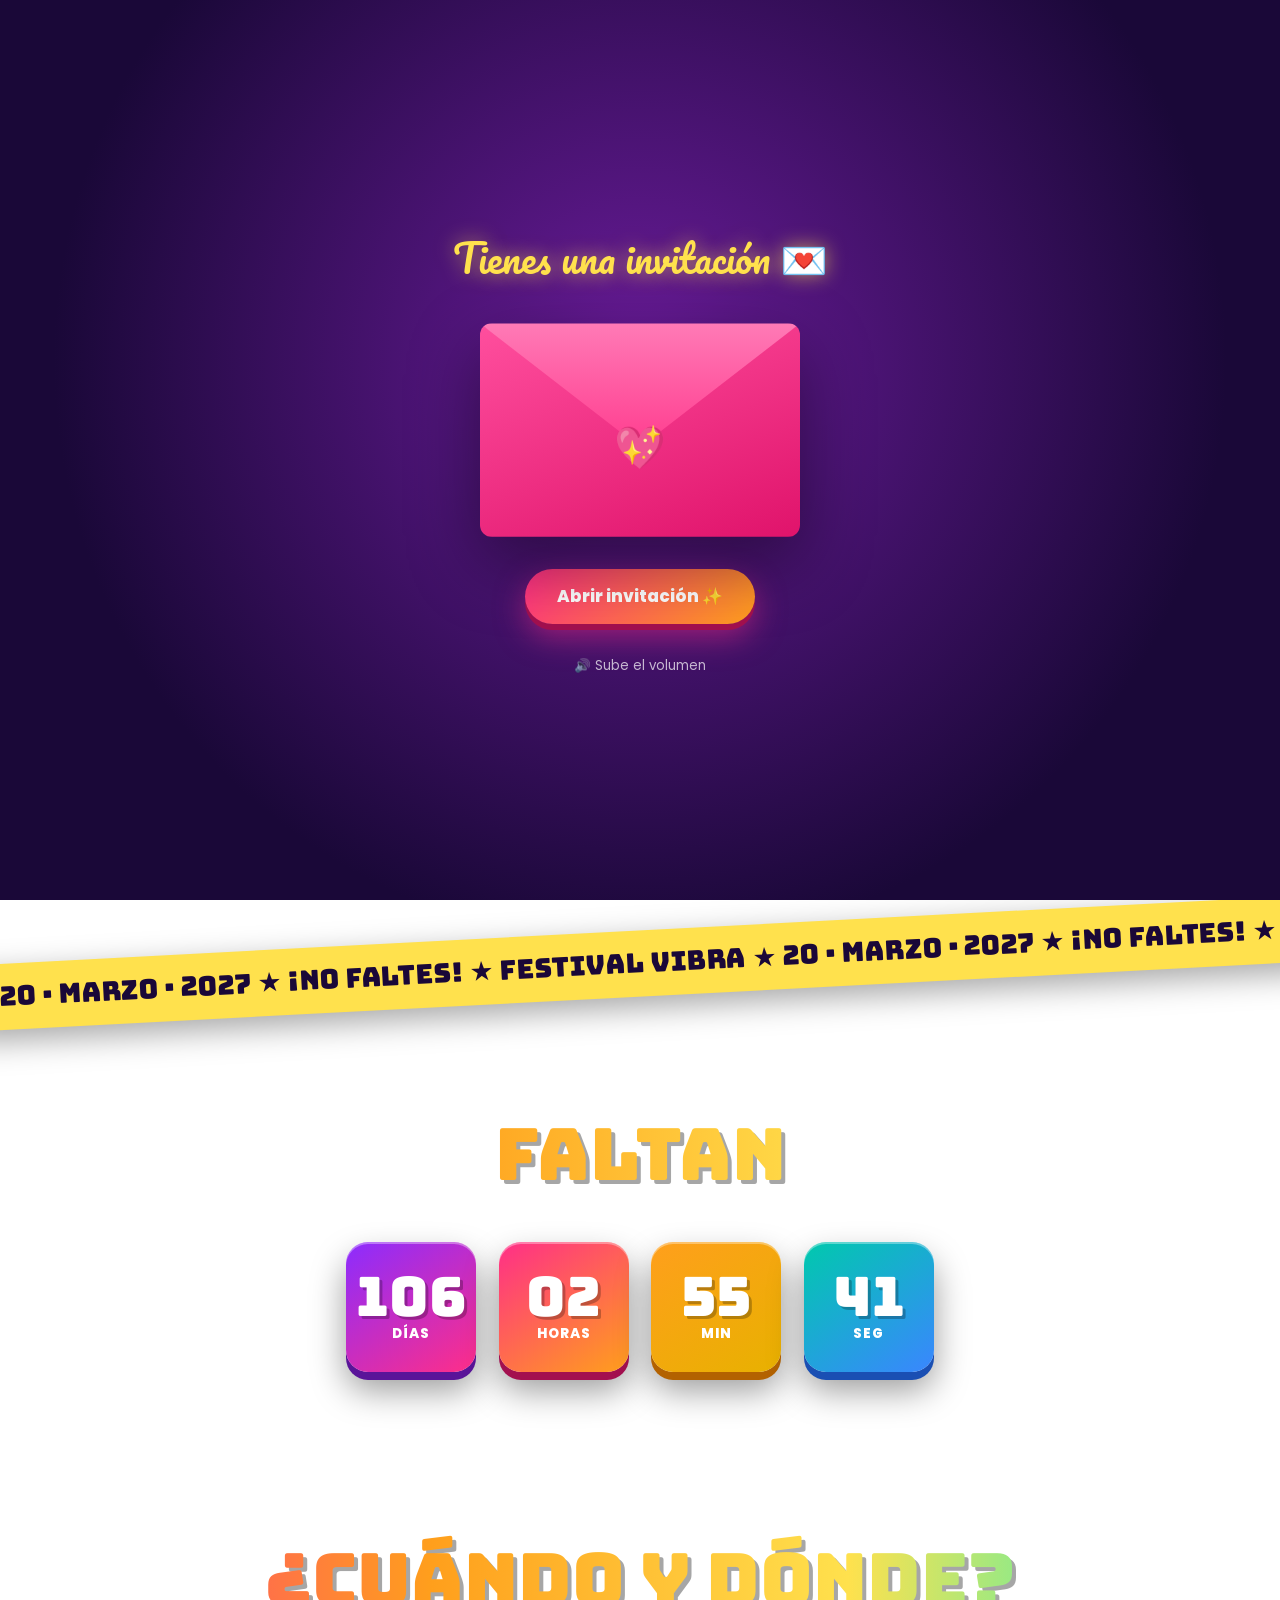
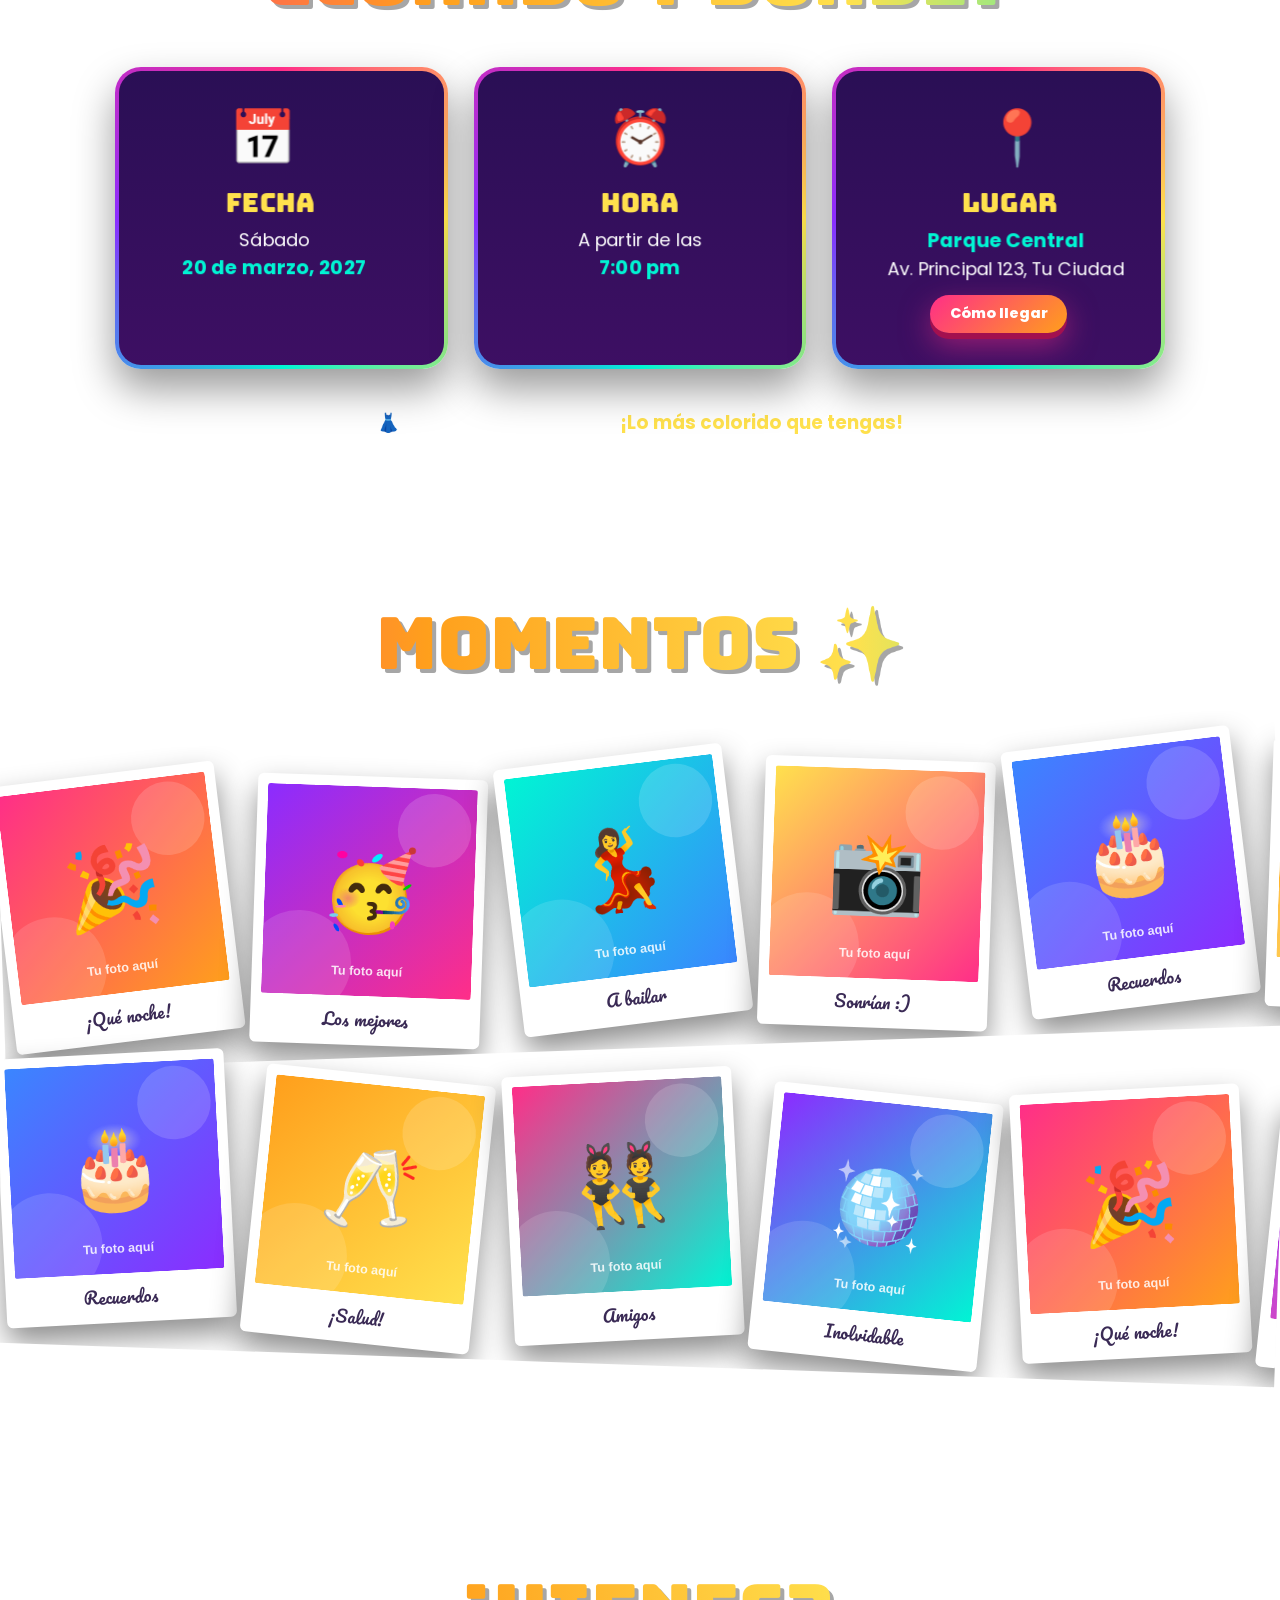
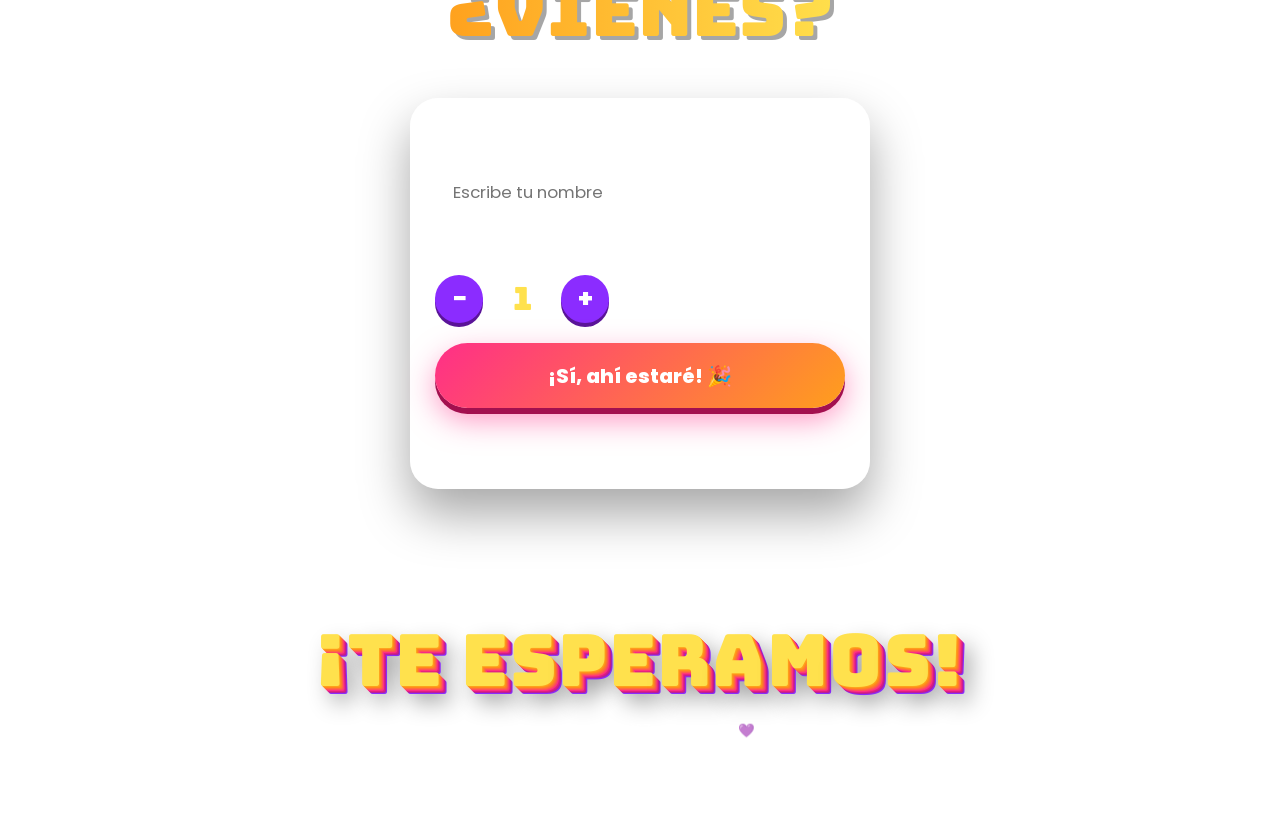
<file: index.html>
<!DOCTYPE html>
<html lang="es">
<head>
  <meta charset="UTF-8" />
  <meta name="viewport" content="width=device-width, initial-scale=1.0" />
  <title>Festival Vibra · Invitación</title>
  <meta name="description" content="¡Estás invitad@ al Festival Vibra! Sábado 20 de marzo de 2027." />
  <meta name="theme-color" content="#2a0b4d" />
  <link rel="preconnect" href="https://fonts.googleapis.com" />
  <link rel="preconnect" href="https://fonts.gstatic.com" crossorigin />
  <link href="https://fonts.googleapis.com/css2?family=Bungee&family=Pacifico&family=Poppins:wght@400;600;800&display=swap" rel="stylesheet" />
  <link rel="stylesheet" href="styles.css" />
</head>
<body class="bloqueado">

  <!-- ===== Pantalla de entrada: sobre que se abre ===== -->
  <div id="intro" class="intro">
    <p class="intro-texto">Tienes una invitación 💌</p>
    <div class="sobre" id="sobre" role="button" tabindex="0" aria-label="Abrir invitación">
      <div class="carta"><span>20·03·27</span></div>
      <div class="frente"></div>
      <div class="solapa"></div>
      <div class="sello">💖</div>
    </div>
    <button class="btn" id="abrir">Abrir invitación ✨</button>
    <small class="intro-nota">🔊 Sube el volumen</small>
  </div>

  <!-- Fondo 3D -->
  <canvas id="fondo3d" aria-hidden="true"></canvas>
  <div id="flotantes" aria-hidden="true"></div>

  <!-- Botón de música -->
  <button id="musica" class="musica" aria-label="Pausar o reproducir música">
    <span class="eq"><i></i><i></i><i></i><i></i></span>
  </button>

  <main>
    <!-- ===== Portada ===== -->
    <section class="hero">
      <p class="pre reveal">Te invitamos al</p>
      <h1 class="titulo3d" data-ola>FESTIVAL</h1>
      <p class="neon">Vibra</p>
      <p class="chips reveal">
        <span>🎶 Música</span><span>💃 Baile</span><span>🎁 Sorpresas</span>
      </p>
      <a href="#cuenta" class="bajar" aria-label="Ver más">⌄</a>
    </section>

    <!-- Banda que se mueve -->
    <div class="banda" aria-hidden="true">
      <div class="banda-track">
        <span>★ 20 · MARZO · 2027 ★ ¡NO FALTES! ★ FESTIVAL VIBRA ★ 20 · MARZO · 2027 ★ ¡NO FALTES! ★ FESTIVAL VIBRA&nbsp;</span>
        <span>★ 20 · MARZO · 2027 ★ ¡NO FALTES! ★ FESTIVAL VIBRA ★ 20 · MARZO · 2027 ★ ¡NO FALTES! ★ FESTIVAL VIBRA&nbsp;</span>
      </div>
    </div>

    <!-- ===== Cuenta regresiva ===== -->
    <section id="cuenta" class="seccion">
      <h2 class="titulo-seccion reveal">Faltan</h2>
      <div class="cuenta" id="cuenta-reg">
        <div class="cubo reveal"><b id="dias">00</b><small>días</small></div>
        <div class="cubo reveal"><b id="horas">00</b><small>horas</small></div>
        <div class="cubo reveal"><b id="minutos">00</b><small>min</small></div>
        <div class="cubo reveal"><b id="segundos">00</b><small>seg</small></div>
      </div>
    </section>

    <!-- ===== Detalles ===== -->
    <section class="seccion">
      <h2 class="titulo-seccion reveal">¿Cuándo y dónde?</h2>
      <div class="detalles">
        <article class="tarjeta tilt reveal">
          <div class="emoji">📅</div>
          <h3>Fecha</h3>
          <p>Sábado<br /><strong>20 de marzo, 2027</strong></p>
        </article>
        <article class="tarjeta tilt reveal">
          <div class="emoji">⏰</div>
          <h3>Hora</h3>
          <p>A partir de las<br /><strong>7:00 pm</strong></p>
        </article>
        <article class="tarjeta tilt reveal">
          <div class="emoji">📍</div>
          <h3>Lugar</h3>
          <p><strong>Parque Central</strong><br />Av. Principal 123, Tu Ciudad</p>
          <a class="btn btn-mini" target="_blank" rel="noopener"
             href="https://www.google.com/maps/search/?api=1&query=Parque+Central">Cómo llegar</a>
        </article>
      </div>
      <p class="vestimenta reveal">👗 Código de vestimenta: <strong>¡Lo más colorido que tengas!</strong></p>
    </section>

    <!-- ===== Carril de fotos ===== -->
    <section class="seccion fotos-seccion">
      <h2 class="titulo-seccion reveal">Momentos ✨</h2>
      <div class="carril"><div class="carril-track" id="carril1"></div></div>
      <div class="carril reverso"><div class="carril-track" id="carril2"></div></div>
      <p class="pista">Toca una foto para verla en grande</p>
    </section>

    <!-- ===== Confirmación ===== -->
    <section id="confirmar" class="seccion">
      <h2 class="titulo-seccion reveal">¿Vienes?</h2>
      <form id="rsvp" class="rsvp tilt-suave reveal" novalidate>
        <label>Tu nombre
          <input type="text" name="nombre" required placeholder="Escribe tu nombre" autocomplete="name" />
        </label>
        <label>¿Cuántos vienen?
          <div class="contador">
            <button type="button" data-paso="-1" aria-label="Menos">−</button>
            <output name="personas" id="personas">1</output>
            <button type="button" data-paso="1" aria-label="Más">+</button>
          </div>
        </label>
        <button type="submit" class="btn btn-grande">¡Sí, ahí estaré! 🎉</button>
        <p class="msg" id="msg" role="status"></p>
      </form>
    </section>

    <footer class="pie">
      <p class="titulo3d chico" data-ola>¡TE ESPERAMOS!</p>
      <small>Festival Vibra 2027 · Hecho con 💜</small>
    </footer>
  </main>

  <!-- Visor de fotos -->
  <div id="visor" class="visor" hidden>
    <button class="cerrar" aria-label="Cerrar">✕</button>
    <img alt="" />
    <p></p>
  </div>

  <script src="lib/three.min.js"></script>
  <script src="script.js"></script>
</body>
</html>
</file>
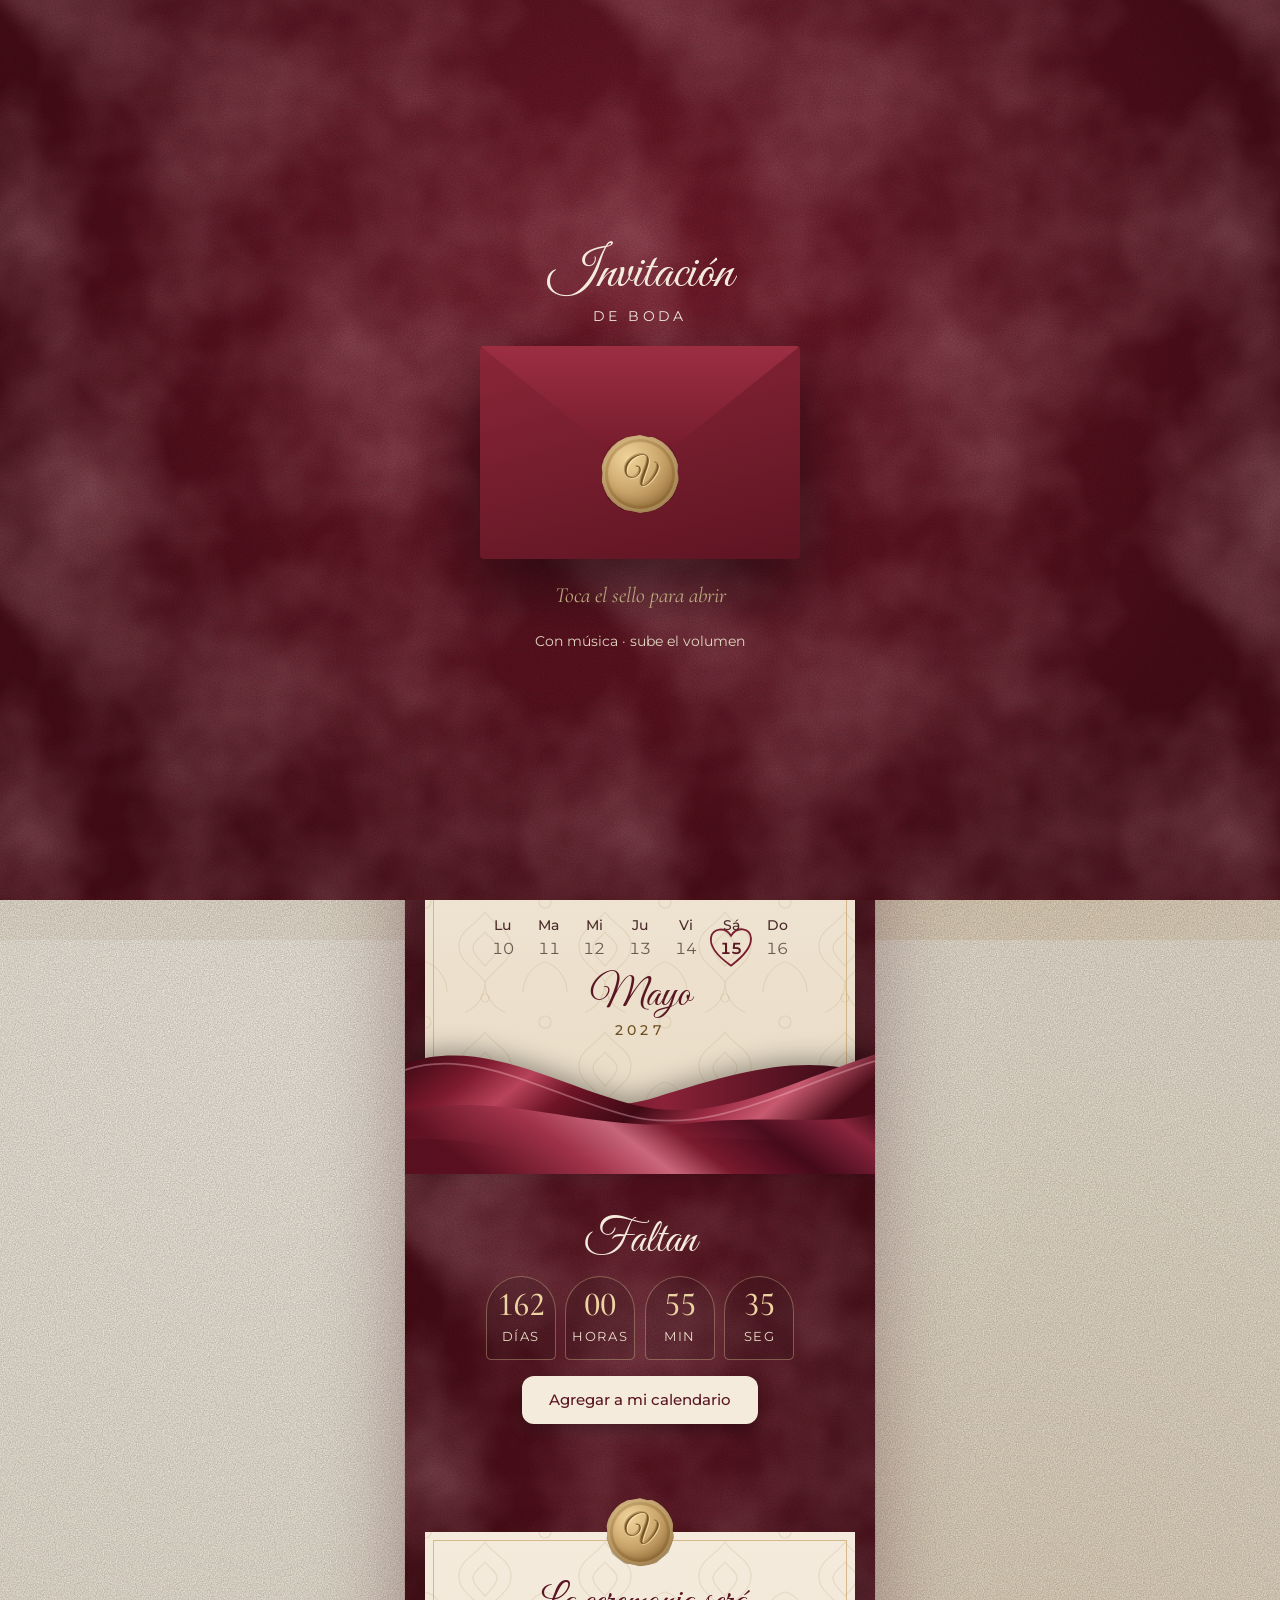
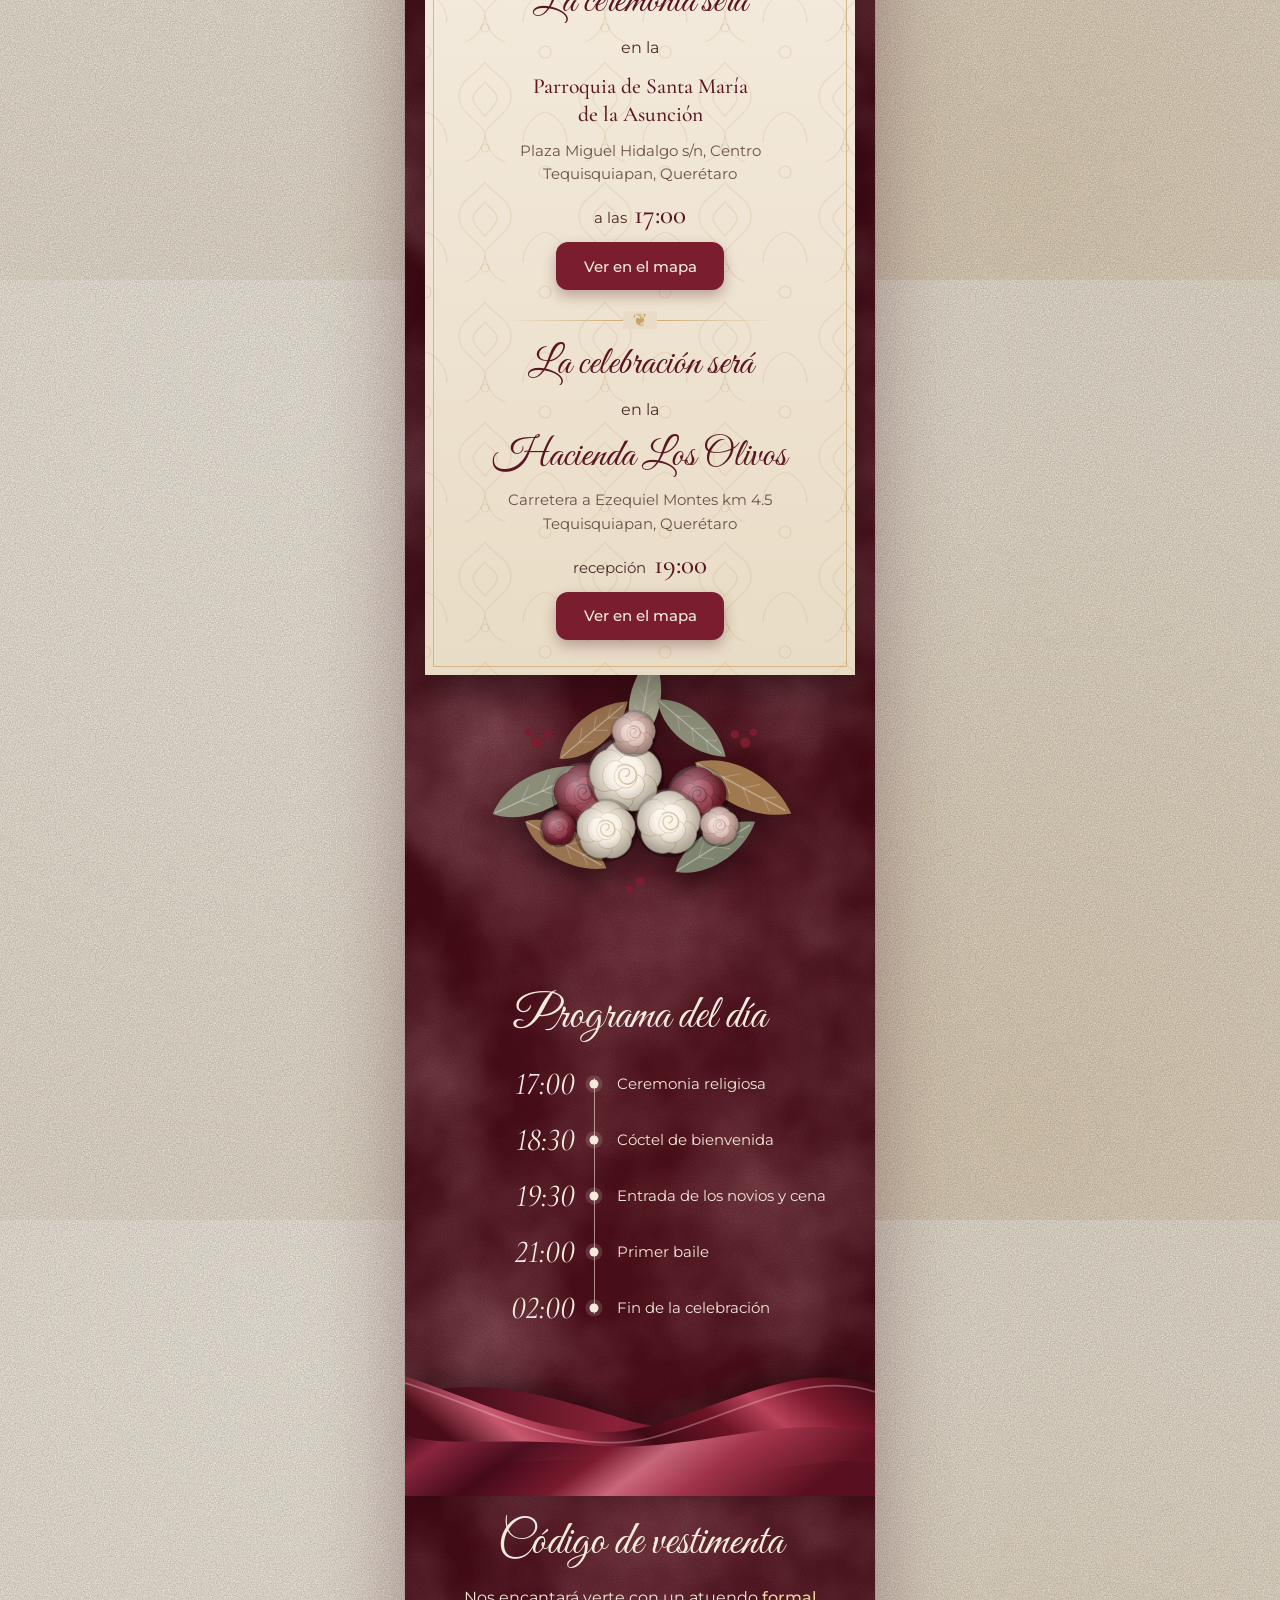
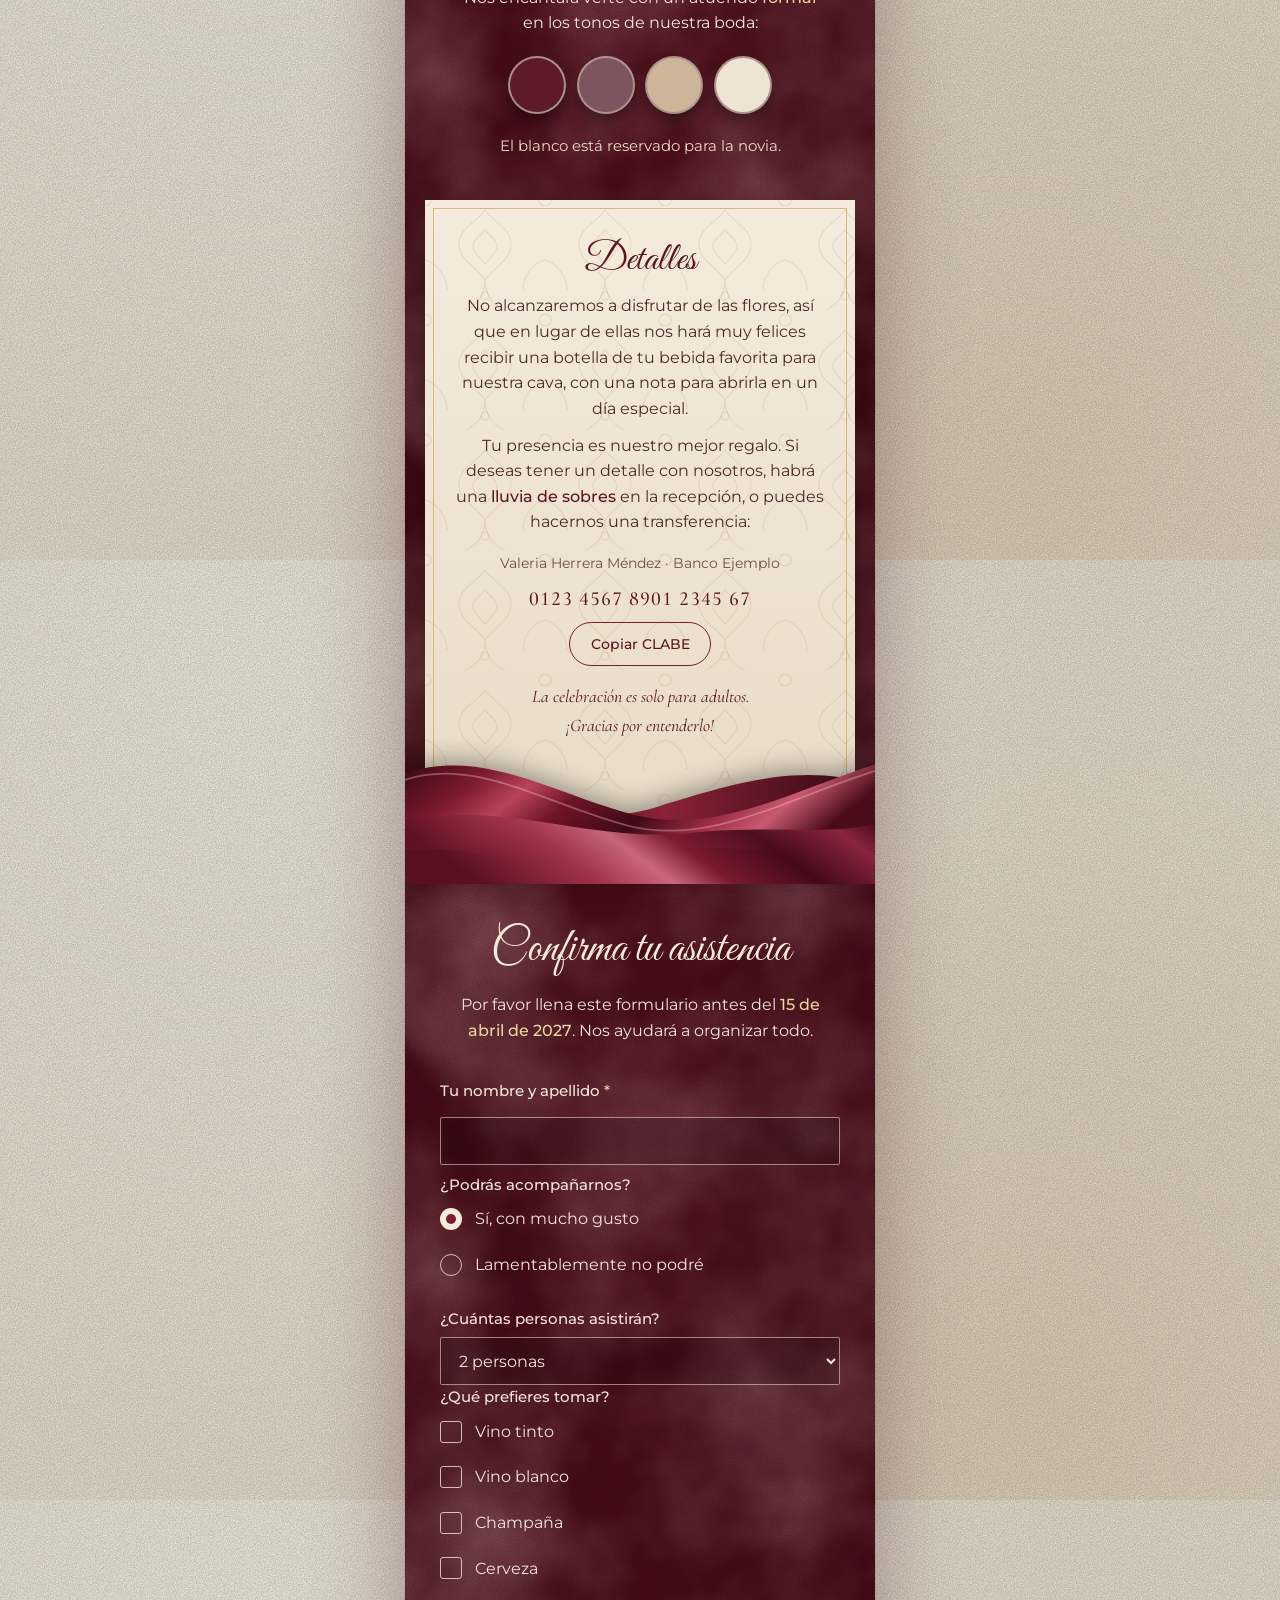
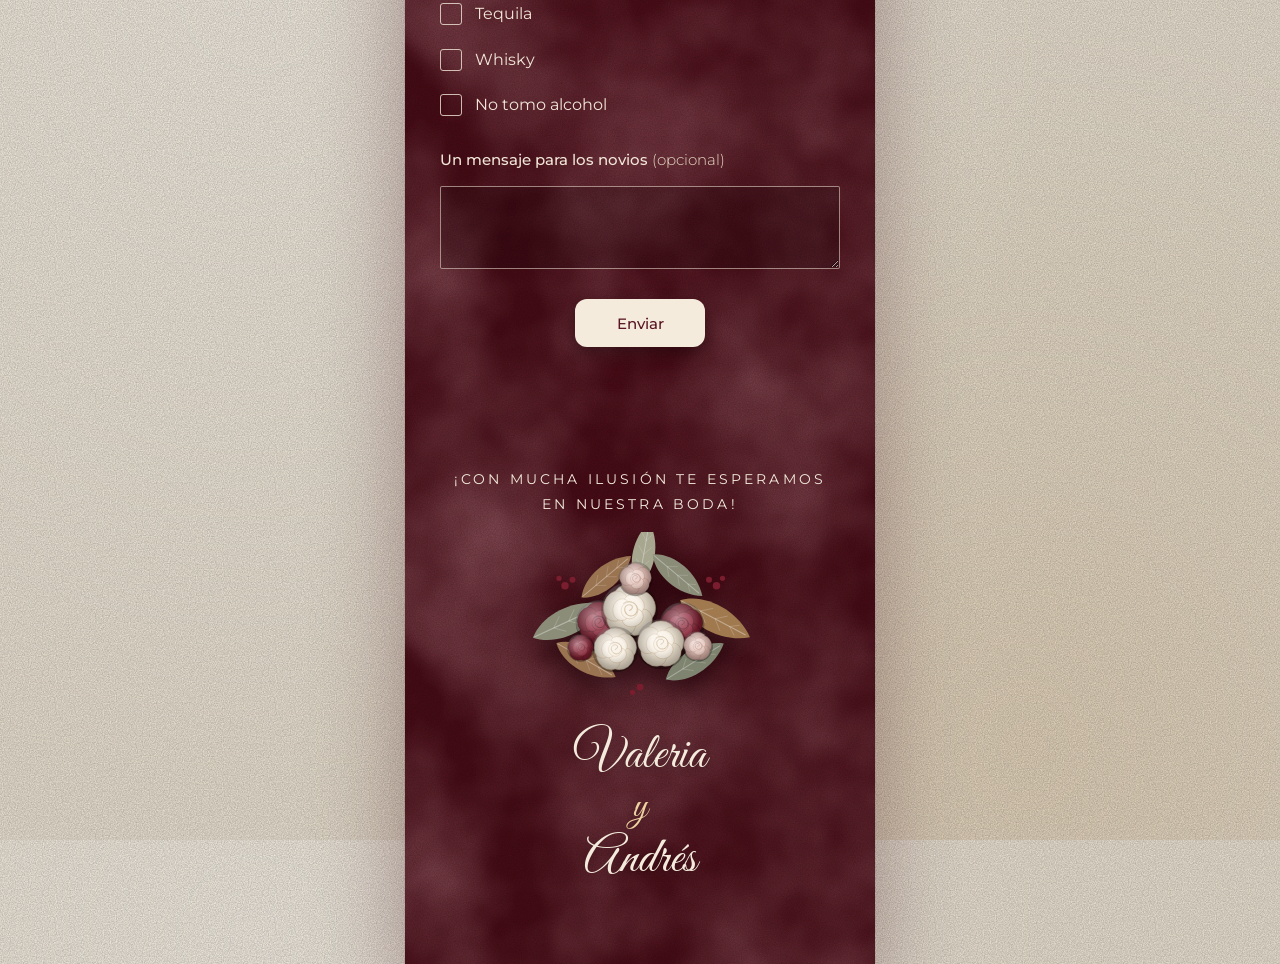
<file: boda/index.html>
<!DOCTYPE html>
<html lang="es">
<head>
  <meta charset="UTF-8" />
  <meta name="viewport" content="width=device-width, initial-scale=1.0, viewport-fit=cover" />
  <title>Boda Valeria y Andrés</title>
  <meta name="description" content="Valeria y Andrés se casan el 15 de mayo de 2027. ¡Acompáñanos!" />
  <meta name="theme-color" content="#4a0c17" />
  <link rel="preconnect" href="https://fonts.googleapis.com" />
  <link rel="preconnect" href="https://fonts.gstatic.com" crossorigin />
  <link href="https://fonts.googleapis.com/css2?family=Cormorant+Garamond:ital,wght@0,400;0,500;1,400;1,500&family=Great+Vibes&family=Montserrat:wght@300;400;500&display=swap" rel="stylesheet" />
  <link rel="stylesheet" href="styles.css" />
</head>
<body class="bloqueado">

  <!-- ===== Dibujos reutilizables: rosas, hojas, tela de satín ===== -->
  <svg width="0" height="0" style="position:absolute" aria-hidden="true">
    <defs>
      <radialGradient id="sombra-rosa" cx="50%" cy="45%" r="55%">
        <stop offset="0.35" stop-color="#000" stop-opacity="0" />
        <stop offset="1" stop-color="#000" stop-opacity="0.35" />
      </radialGradient>
      <radialGradient id="brillo-rosa" cx="40%" cy="35%" r="50%">
        <stop offset="0" stop-color="#fff" stop-opacity="0.45" />
        <stop offset="1" stop-color="#fff" stop-opacity="0" />
      </radialGradient>
      <linearGradient id="satin1" x1="0" y1="0" x2="1" y2="0.25">
        <stop offset="0" stop-color="#3a0812" />
        <stop offset="0.18" stop-color="#7d1a2e" />
        <stop offset="0.3" stop-color="#b8435a" />
        <stop offset="0.42" stop-color="#6e1426" />
        <stop offset="0.6" stop-color="#3f0a15" />
        <stop offset="0.75" stop-color="#9c2c44" />
        <stop offset="0.86" stop-color="#c85a70" />
        <stop offset="1" stop-color="#4a0c18" />
      </linearGradient>
      <linearGradient id="satin2" x1="0" y1="0.2" x2="1" y2="0">
        <stop offset="0" stop-color="#5c1020" />
        <stop offset="0.25" stop-color="#a5354d" />
        <stop offset="0.4" stop-color="#d16d82" />
        <stop offset="0.52" stop-color="#7a1a2d" />
        <stop offset="0.7" stop-color="#43091a" />
        <stop offset="0.88" stop-color="#8f2740" />
        <stop offset="1" stop-color="#3a0812" />
      </linearGradient>
      <linearGradient id="satin3" x1="0" y1="0" x2="1" y2="0">
        <stop offset="0" stop-color="#2c0610" />
        <stop offset="0.35" stop-color="#5e1222" />
        <stop offset="0.55" stop-color="#8a2238" />
        <stop offset="1" stop-color="#2f0710" />
      </linearGradient>
    </defs>

    <symbol id="rosa" viewBox="-50 -50 100 100">
      <g fill="var(--p1)" stroke="var(--p3)" stroke-width="0.8">
        <ellipse cx="0" cy="-22" rx="24" ry="19" transform="rotate(0)" />
        <ellipse cx="0" cy="-22" rx="24" ry="19" transform="rotate(72)" />
        <ellipse cx="0" cy="-22" rx="24" ry="19" transform="rotate(144)" />
        <ellipse cx="0" cy="-22" rx="24" ry="19" transform="rotate(216)" />
        <ellipse cx="0" cy="-22" rx="24" ry="19" transform="rotate(288)" />
      </g>
      <g fill="var(--p2)" stroke="var(--p3)" stroke-width="0.8">
        <ellipse cx="0" cy="-12" rx="17" ry="14" transform="rotate(36)" />
        <ellipse cx="0" cy="-12" rx="17" ry="14" transform="rotate(156)" />
        <ellipse cx="0" cy="-12" rx="17" ry="14" transform="rotate(276)" />
        <circle r="13" />
      </g>
      <path d="M0 0 C 6 -2, 6 -9, 0 -9 C -8 -9, -10 0, -4 6 C 3 12, 13 6, 12 -3 C 11 -13, -2 -17, -9 -11" fill="none" stroke="var(--p3)" stroke-width="1.6" stroke-linecap="round" />
      <circle r="44" fill="url(#sombra-rosa)" />
      <circle r="44" fill="url(#brillo-rosa)" />
    </symbol>

    <symbol id="hoja" viewBox="0 0 100 40">
      <path d="M2 20 C 25 -2, 70 -2, 98 20 C 70 42, 25 42, 2 20 Z" fill="var(--h, #8b8d78)" />
      <path d="M4 20 H 92" stroke="rgba(255,255,255,0.35)" stroke-width="1.4" />
      <path d="M30 20 L 42 10 M50 20 L 62 10 M30 20 L 42 30 M50 20 L 62 30 M70 20 L 80 13 M70 20 L 80 27" stroke="rgba(255,255,255,0.22)" stroke-width="1" />
    </symbol>

    <symbol id="ramo" viewBox="0 0 320 230">
      <g>
        <use href="#hoja" x="10" y="95" width="110" height="44" transform="rotate(-25 65 117)" style="--h:#8b8d78" />
        <use href="#hoja" x="205" y="92" width="110" height="44" transform="rotate(28 260 114)" style="--h:#a0794f" />
        <use href="#hoja" x="40" y="150" width="96" height="38" transform="rotate(30 88 169)" style="--h:#9a7350" />
        <use href="#hoja" x="185" y="152" width="96" height="38" transform="rotate(-32 233 171)" style="--h:#7f8470" />
        <use href="#hoja" x="120" y="10" width="90" height="36" transform="rotate(-80 165 28)" style="--h:#a7a68f" />
        <use href="#hoja" x="70" y="40" width="90" height="36" transform="rotate(-40 115 58)" style="--h:#9a7350" />
        <use href="#hoja" x="165" y="38" width="90" height="36" transform="rotate(40 210 56)" style="--h:#8b8d78" />
      </g>
      <g fill="#7a1d2e">
        <circle cx="60" cy="70" r="5" /><circle cx="70" cy="62" r="4" /><circle cx="52" cy="60" r="3.5" />
        <circle cx="262" cy="70" r="5" /><circle cx="252" cy="62" r="4" /><circle cx="270" cy="60" r="3.5" />
        <circle cx="160" cy="205" r="4.5" /><circle cx="150" cy="212" r="3.5" />
      </g>
      <use href="#rosa" x="70" y="85" width="70" height="70" class="rosa-vino" />
      <use href="#rosa" x="182" y="88" width="68" height="68" class="rosa-vino" />
      <use href="#rosa" x="103" y="60" width="86" height="86" class="rosa-crema" />
      <use href="#rosa" x="150" y="110" width="76" height="76" class="rosa-crema" />
      <use href="#rosa" x="92" y="120" width="70" height="70" class="rosa-crema" />
      <use href="#rosa" x="128" y="35" width="52" height="52" class="rosa-rubor" />
      <use href="#rosa" x="214" y="128" width="46" height="46" class="rosa-rubor" />
      <use href="#rosa" x="60" y="132" width="42" height="42" class="rosa-vino" />
    </symbol>

    <symbol id="tela" viewBox="0 0 400 170" preserveAspectRatio="none">
      <path fill="url(#satin3)" d="M0 70 C 70 30, 130 120, 210 80 S 340 30, 400 60 L 400 170 L 0 170 Z">
        <animate attributeName="d" dur="9s" repeatCount="indefinite"
          values="M0 70 C 70 30, 130 120, 210 80 S 340 30, 400 60 L 400 170 L 0 170 Z;
                  M0 62 C 80 40, 140 110, 215 88 S 330 40, 400 52 L 400 170 L 0 170 Z;
                  M0 70 C 70 30, 130 120, 210 80 S 340 30, 400 60 L 400 170 L 0 170 Z" />
      </path>
      <path fill="url(#satin1)" d="M0 40 C 60 10, 120 70, 190 95 C 260 120, 330 60, 400 30 L 400 125 C 330 150, 260 110, 190 140 C 120 165, 50 120, 0 135 Z">
        <animate attributeName="d" dur="7s" repeatCount="indefinite"
          values="M0 40 C 60 10, 120 70, 190 95 C 260 120, 330 60, 400 30 L 400 125 C 330 150, 260 110, 190 140 C 120 165, 50 120, 0 135 Z;
                  M0 48 C 70 20, 125 62, 195 88 C 265 112, 325 70, 400 38 L 400 130 C 325 145, 265 118, 195 134 C 125 158, 60 126, 0 128 Z;
                  M0 40 C 60 10, 120 70, 190 95 C 260 120, 330 60, 400 30 L 400 125 C 330 150, 260 110, 190 140 C 120 165, 50 120, 0 135 Z" />
      </path>
      <path fill="url(#satin2)" opacity="0.92" d="M0 95 C 80 70, 150 125, 240 110 C 310 98, 360 120, 400 105 L 400 170 L 0 170 Z">
        <animate attributeName="d" dur="8s" repeatCount="indefinite"
          values="M0 95 C 80 70, 150 125, 240 110 C 310 98, 360 120, 400 105 L 400 170 L 0 170 Z;
                  M0 102 C 90 80, 155 118, 235 116 C 305 106, 365 112, 400 98 L 400 170 L 0 170 Z;
                  M0 95 C 80 70, 150 125, 240 110 C 310 98, 360 120, 400 105 L 400 170 L 0 170 Z" />
      </path>
      <path d="M0 52 C 60 25, 120 80, 190 104 C 260 128, 330 70, 400 42" fill="none" stroke="rgba(255,200,210,0.35)" stroke-width="2" />
    </symbol>
  </svg>

  <!-- ===== Sobre con sello de cera ===== -->
  <div id="intro" class="intro">
    <p class="intro-titulo">Invitación<span>de boda</span></p>
    <div class="sobre" id="sobre">
      <div class="carta">
        <span class="carta-nombres">Valeria &amp; Andrés</span>
        <span class="carta-fecha">15 · 05 · 2027</span>
      </div>
      <div class="frente"></div>
      <div class="solapa"></div>
      <button class="sello sello-sobre" id="sello" aria-label="Abrir invitación"><span>V</span></button>
    </div>
    <p class="intro-pista">Toca el sello para abrir</p>
    <small class="intro-nota">Con música · sube el volumen</small>
  </div>

  <canvas id="petalos" aria-hidden="true"></canvas>

  <button id="musica" class="musica" aria-label="Pausar o reproducir música"><span class="nota">♪</span></button>

  <main class="columna">

    <!-- ===== Portada ===== -->
    <header class="portada">
      <p class="script titulo-inv aparece">Invitación</p>
      <p class="mayus aparece">de boda</p>
      <div class="sobre-mini aparece" aria-hidden="true">
        <div class="sobre-mini-cuerpo"></div>
        <div class="sobre-mini-solapa"></div>
        <span class="sello sello-chico"><span>V</span></span>
      </div>
      <h1 class="nombres aparece">
        <span>Valeria</span>
        <span class="y">y</span>
        <span>Andrés</span>
      </h1>
      <p class="para-quien aparece" id="para-quien" hidden>Esta invitación es para<br /><strong id="invitado"></strong></p>
    </header>

    <!-- ===== Saludo y calendario ===== -->
    <section class="bloque">
      <div class="papel arco reveal">
        <h2 class="script titulo-papel">¡Queridos familiares<br />y amigos!</h2>
        <p>Los invitamos a compartir con nosotros la alegría de un día tan especial y a formar parte de nuestra historia como familia.</p>
        <div class="calendario" aria-label="Sábado 15 de mayo de 2027">
          <span>Lu</span><span>Ma</span><span>Mi</span><span>Ju</span><span>Vi</span><span>Sá</span><span>Do</span>
          <b>10</b><b>11</b><b>12</b><b>13</b><b>14</b>
          <b class="dia-boda">15
            <svg class="corazon" viewBox="0 0 60 56" aria-hidden="true"><path d="M30 52 C 10 38, 2 26, 4 15 C 6 4, 22 0, 30 13 C 38 0, 55 3, 56 16 C 57 28, 46 40, 30 52" /></svg>
          </b><b>16</b>
        </div>
        <p class="script mes">Mayo</p>
        <p class="anio-txt">2027</p>
      </div>
      <svg class="tela" aria-hidden="true"><use href="#tela" /></svg>
    </section>

    <!-- ===== Cuenta regresiva ===== -->
    <section class="seccion">
      <h2 class="script titulo-vino">Faltan</h2>
      <div class="cuenta" id="cuenta-reg">
        <div><b id="dias">000</b><small>días</small></div>
        <div><b id="horas">00</b><small>horas</small></div>
        <div><b id="minutos">00</b><small>min</small></div>
        <div><b id="segundos">00</b><small>seg</small></div>
      </div>
      <a class="boton boton-crema" target="_blank" rel="noopener" id="calendario" href="#">Agregar a mi calendario</a>
    </section>

    <!-- ===== Lugar ===== -->
    <section class="seccion">
      <div class="papel tarjeta-sello reveal">
        <span class="sello sello-tarjeta" aria-hidden="true"><span>V</span></span>
        <h2 class="script titulo-papel">La ceremonia será</h2>
        <p>en la</p>
        <p class="lugar">Parroquia de Santa María<br />de la Asunción</p>
        <p class="direccion">Plaza Miguel Hidalgo s/n, Centro<br />Tequisquiapan, Querétaro</p>
        <p class="hora-lugar">a las <span>17:00</span></p>
        <a class="boton" target="_blank" rel="noopener" href="https://www.google.com/maps/search/?api=1&query=Parroquia+Santa+Maria+de+la+Asuncion+Tequisquiapan">Ver en el mapa</a>

        <div class="filete" aria-hidden="true"></div>

        <h2 class="script titulo-papel">La celebración será</h2>
        <p>en la</p>
        <p class="script lugar-script">Hacienda Los Olivos</p>
        <p class="direccion">Carretera a Ezequiel Montes km 4.5<br />Tequisquiapan, Querétaro</p>
        <p class="hora-lugar">recepción <span>19:00</span></p>
        <a class="boton" target="_blank" rel="noopener" href="https://www.google.com/maps/search/?api=1&query=Hacienda+Tequisquiapan">Ver en el mapa</a>
      </div>
      <svg class="ramo ramo-grande reveal" aria-hidden="true"><use href="#ramo" /></svg>
    </section>

    <!-- ===== Programa ===== -->
    <section class="seccion">
      <h2 class="script titulo-vino">Programa del día</h2>
      <ol class="programa">
        <li class="reveal"><time>17:00</time><span>Ceremonia religiosa</span></li>
        <li class="reveal"><time>18:30</time><span>Cóctel de bienvenida</span></li>
        <li class="reveal"><time>19:30</time><span>Entrada de los novios y cena</span></li>
        <li class="reveal"><time>21:00</time><span>Primer baile</span></li>
        <li class="reveal"><time>02:00</time><span>Fin de la celebración</span></li>
      </ol>
    </section>
    <div class="bloque-tela"><svg class="tela" aria-hidden="true"><use href="#tela" /></svg></div>

    <!-- ===== Vestimenta ===== -->
    <section class="seccion">
      <h2 class="script titulo-vino">Código de vestimenta</h2>
      <p class="texto-claro">Nos encantará verte con un atuendo <strong>formal</strong> en los tonos de nuestra boda:</p>
      <ul class="muestras reveal" aria-label="Colores sugeridos">
        <li style="--c:#5e1a26" title="Vino"></li>
        <li style="--c:#7d5560" title="Malva"></li>
        <li style="--c:#cdb59a" title="Arena"></li>
        <li style="--c:#efe4d3" title="Marfil"></li>
      </ul>
      <p class="nota-clara">El blanco está reservado para la novia.</p>
    </section>

    <!-- ===== Detalles y regalos ===== -->
    <section class="bloque">
      <div class="papel abajo reveal">
        <h2 class="script titulo-papel">Detalles</h2>
        <p>No alcanzaremos a disfrutar de las flores, así que en lugar de ellas nos hará muy felices recibir una botella de tu bebida favorita para nuestra cava, con una nota para abrirla en un día especial.</p>
        <p>Tu presencia es nuestro mejor regalo. Si deseas tener un detalle con nosotros, habrá una <strong>lluvia de sobres</strong> en la recepción, o puedes hacernos una transferencia:</p>
        <p class="dato-titulo">Valeria Herrera Méndez · Banco Ejemplo</p>
        <p class="dato" id="dato-clabe">0123 4567 8901 2345 67</p>
        <button type="button" class="copiar" data-copiar="dato-clabe">Copiar CLABE</button>
        <p class="aviso">La celebración es solo para adultos. ¡Gracias por entenderlo!</p>
      </div>
      <svg class="tela" aria-hidden="true"><use href="#tela" /></svg>
    </section>

    <!-- ===== Confirmación ===== -->
    <section id="confirmar" class="seccion">
      <h2 class="script titulo-vino">Confirma tu asistencia</h2>
      <p class="texto-claro">Por favor llena este formulario antes del <strong>15 de abril de 2027</strong>. Nos ayudará a organizar todo.</p>
      <form id="rsvp" class="rsvp" novalidate>
        <label for="rsvp-nombre">Tu nombre y apellido <span class="obligatorio" aria-hidden="true">*</span></label>
        <input id="rsvp-nombre" name="nombre" type="text" autocomplete="name" required aria-required="true" aria-describedby="error-nombre" />
        <p class="error-campo" id="error-nombre" role="alert" hidden>Escribe tu nombre y apellido para que sepamos quién confirma.</p>

        <fieldset>
          <legend>¿Podrás acompañarnos?</legend>
          <label class="opcion"><input type="radio" id="rsvp-si" name="asiste" value="si" checked /> Sí, con mucho gusto</label>
          <label class="opcion"><input type="radio" id="rsvp-no" name="asiste" value="no" /> Lamentablemente no podré</label>
        </fieldset>

        <div id="bloque-si">
          <label for="rsvp-pases">¿Cuántas personas asistirán?</label>
          <select id="rsvp-pases" name="pases">
            <option value="1">1 persona</option>
            <option value="2" selected>2 personas</option>
            <option value="3">3 personas</option>
            <option value="4">4 personas</option>
          </select>

          <fieldset>
            <legend>¿Qué prefieres tomar?</legend>
            <label class="opcion"><input type="checkbox" id="beb-tinto" name="bebida" value="Vino tinto" /> Vino tinto</label>
            <label class="opcion"><input type="checkbox" id="beb-blanco" name="bebida" value="Vino blanco" /> Vino blanco</label>
            <label class="opcion"><input type="checkbox" id="beb-champana" name="bebida" value="Champaña" /> Champaña</label>
            <label class="opcion"><input type="checkbox" id="beb-cerveza" name="bebida" value="Cerveza" /> Cerveza</label>
            <label class="opcion"><input type="checkbox" id="beb-tequila" name="bebida" value="Tequila" /> Tequila</label>
            <label class="opcion"><input type="checkbox" id="beb-whisky" name="bebida" value="Whisky" /> Whisky</label>
            <label class="opcion"><input type="checkbox" id="beb-nada" name="bebida" value="No tomo alcohol" /> No tomo alcohol</label>
          </fieldset>
        </div>

        <label for="rsvp-mensaje">Un mensaje para los novios <span class="opcional">(opcional)</span></label>
        <textarea id="rsvp-mensaje" name="mensaje" rows="3"></textarea>

        <button type="submit" class="boton boton-crema boton-enviar">Enviar</button>
        <div class="msg" id="msg" role="status"></div>
      </form>
    </section>

    <!-- ===== Cierre ===== -->
    <footer class="cierre">
      <p class="mayus cierre-txt">¡Con mucha ilusión te esperamos<br />en nuestra boda!</p>
      <svg class="ramo ramo-chico reveal" aria-hidden="true"><use href="#ramo" /></svg>
      <p class="nombres nombres-cierre"><span>Valeria</span><span class="y">y</span><span>Andrés</span></p>
    </footer>
  </main>

  <div class="aviso-copia" id="aviso-copia" role="status" hidden>Copiado</div>

  <script src="script.js"></script>
</body>
</html>
</file>
<file: styles.css>
/* ===== Colores (cámbialos aquí) ===== */
:root {
  --rosa: #ff2e88;
  --naranja: #ff9f1c;
  --amarillo: #ffe14d;
  --turquesa: #00f5d4;
  --morado: #8b2cff;
  --azul: #3a86ff;
  --noche: #1a0838;
  --arcoiris: linear-gradient(90deg, var(--rosa), var(--naranja), var(--amarillo), var(--turquesa), var(--azul), var(--morado), var(--rosa));
}

* { box-sizing: border-box; margin: 0; padding: 0; }
html { scroll-behavior: smooth; }
body {
  font-family: "Poppins", system-ui, sans-serif;
  color: #fff;
  background: linear-gradient(-45deg, #1a0838, #4a0d6e, #9b0f6b, #1d1d7a);
  background-size: 400% 400%;
  animation: fondo 18s ease infinite;
  background-attachment: fixed;
  overflow-x: hidden;
  min-height: 100vh;
}
body.bloqueado { overflow: hidden; height: 100vh; }
@keyframes fondo { 0%,100% { background-position: 0% 50%; } 50% { background-position: 100% 50%; } }
main { position: relative; z-index: 2; overflow-x: clip; }

#fondo3d { position: fixed; inset: 0; width: 100%; height: 100%; z-index: 0; pointer-events: none; }
#flotantes { position: fixed; inset: 0; z-index: 1; pointer-events: none; overflow: hidden; }
.globo { position: absolute; bottom: -60px; animation: subir linear forwards; will-change: transform; }
@keyframes subir {
  0% { transform: translate(0, 0) rotate(0); opacity: 0; }
  10% { opacity: 0.9; }
  50% { transform: translate(var(--x), -55vh) rotate(15deg); }
  100% { transform: translate(0, -115vh) rotate(-10deg); opacity: 0; }
}

/* ===== Botones ===== */
.btn {
  display: inline-block; border: none; cursor: pointer;
  padding: 0.9rem 2rem; border-radius: 999px;
  background: linear-gradient(135deg, var(--rosa), var(--naranja));
  color: #fff; font: 800 1.05rem "Poppins", sans-serif; text-decoration: none;
  box-shadow: 0 6px 0 #a3104f, 0 12px 30px rgba(255, 46, 136, 0.5);
  transition: transform 0.15s, box-shadow 0.15s;
}
.btn:hover { transform: translateY(-3px) scale(1.04); }
.btn:active { transform: translateY(4px); box-shadow: 0 2px 0 #a3104f, 0 6px 16px rgba(255, 46, 136, 0.5); }
.btn-mini { padding: 0.55rem 1.2rem; font-size: 0.9rem; margin-top: 0.8rem; }
.btn-grande { width: 100%; font-size: 1.25rem; padding: 1.1rem; }

/* ===== Intro / sobre ===== */
.intro {
  position: fixed; inset: 0; z-index: 100;
  display: flex; flex-direction: column; align-items: center; justify-content: center; gap: 2rem;
  padding: 1rem; text-align: center;
  background: radial-gradient(circle at 50% 40%, #6a1b9a, #1a0838 70%);
  transition: opacity 0.8s ease, transform 0.8s ease;
}
.intro.fuera { opacity: 0; transform: scale(1.3); pointer-events: none; }
.intro-texto { font: 400 clamp(1.6rem, 6vw, 2.4rem) "Pacifico", cursive; color: var(--amarillo); text-shadow: 0 0 20px rgba(255, 225, 77, 0.6); }
.intro-nota { opacity: 0.7; }

.sobre {
  position: relative; width: min(320px, 78vw); aspect-ratio: 3 / 2; cursor: pointer;
  perspective: 900px; animation: latido 1.6s ease-in-out infinite;
  filter: drop-shadow(0 25px 35px rgba(0, 0, 0, 0.45));
}
.sobre.abierto { animation: none; }
@keyframes latido { 0%,100% { transform: scale(1) rotate(-2deg); } 50% { transform: scale(1.06) rotate(2deg); } }
.sobre > div { position: absolute; border-radius: 12px; }
.carta {
  left: 6%; right: 6%; top: 6%; height: 88%; z-index: 1;
  background: #fff; display: grid; place-items: center;
  transition: transform 0.9s cubic-bezier(.3,1.6,.5,1) 0.45s;
}
.carta span { font: 400 clamp(1.4rem, 6vw, 2rem) "Bungee", sans-serif; background: var(--arcoiris); -webkit-background-clip: text; background-clip: text; color: transparent; }
.frente {
  inset: 0; z-index: 2;
  background: linear-gradient(160deg, #ff4f9e, #e0136b);
  clip-path: polygon(0 0, 50% 52%, 100% 0, 100% 100%, 0 100%);
}
.solapa {
  top: 0; left: 0; right: 0; height: 58%; z-index: 3;
  background: linear-gradient(180deg, #ff7ab6, #ff3d8f);
  clip-path: polygon(0 0, 100% 0, 50% 100%);
  transform-origin: top center;
  transition: transform 0.6s ease, z-index 0s linear 0.3s;
}
.sello { left: 50%; top: 58%; z-index: 4; transform: translate(-50%, -50%); font-size: 2.6rem; transition: transform 0.4s, opacity 0.4s; }
.sobre.abierto .solapa { transform: rotateX(180deg); z-index: 0; }
.sobre.abierto .sello { transform: translate(-50%, -50%) scale(2); opacity: 0; }
.sobre.abierto .carta { transform: translateY(-62%) rotate(-3deg); }

/* ===== Portada ===== */
.hero {
  min-height: 100vh; min-height: 100svh;
  display: flex; flex-direction: column; align-items: center; justify-content: center;
  text-align: center; padding: 5rem 1rem 3rem; position: relative;
}
.pre { font: 400 clamp(1.3rem, 5vw, 2rem) "Pacifico", cursive; color: var(--turquesa); text-shadow: 0 0 18px rgba(0, 245, 212, 0.6); }

/* Letras 3D con extrusión */
.titulo3d {
  font: 400 clamp(3rem, 16vw, 9rem) "Bungee", sans-serif; line-height: 1;
  color: var(--amarillo); letter-spacing: 0.02em; margin: 0.5rem 0;
  text-shadow:
    1px 1px 0 #ff9f1c, 2px 2px 0 #ff8a1c, 3px 3px 0 #ff6f3c, 4px 4px 0 #ff5555,
    5px 5px 0 #ff2e88, 6px 6px 0 #e0207f, 7px 7px 0 #b81f9c, 8px 8px 0 #8b2cff,
    12px 14px 25px rgba(0, 0, 0, 0.45);
}
.titulo3d .letra { display: inline-block; animation: ola 2.6s ease-in-out infinite; animation-delay: calc(var(--i) * 0.09s); }
@keyframes ola {
  0%, 60%, 100% { transform: translateY(0) rotate(0) scale(1); }
  20% { transform: translateY(-0.22em) rotate(-6deg) scale(1.08); }
  40% { transform: translateY(0.04em) rotate(3deg); }
}
.titulo3d.chico { font-size: clamp(1.6rem, 7.5vw, 4.5rem); }

.neon {
  font: 400 clamp(4rem, 23vw, 10rem) "Pacifico", cursive; line-height: 1.1;
  color: #fff; margin-top: -0.15em;
  text-shadow: 0 0 6px #fff, 0 0 18px var(--rosa), 0 0 40px var(--rosa), 0 0 80px var(--rosa), 0 0 120px var(--morado);
  animation: parpadeo 4s infinite, giro3d 6s ease-in-out infinite;
}
@keyframes parpadeo { 0%,18%,22%,25%,53%,57%,100% { opacity: 1; } 20%,24%,55% { opacity: 0.55; } }
@keyframes giro3d { 0%,100% { transform: perspective(600px) rotateY(-12deg) rotateX(6deg); } 50% { transform: perspective(600px) rotateY(12deg) rotateX(-6deg); } }

.chips { display: flex; gap: 0.6rem; flex-wrap: wrap; justify-content: center; margin-top: 1.5rem; }
.chips span { padding: 0.45rem 1rem; border-radius: 999px; font-weight: 600; background: rgba(255,255,255,0.12); border: 1px solid rgba(255,255,255,0.3); backdrop-filter: blur(6px); }
.bajar { position: absolute; bottom: 1.5rem; font-size: 2.5rem; color: #fff; text-decoration: none; animation: rebote 1.4s infinite; }
@keyframes rebote { 0%,100% { transform: translateY(0); } 50% { transform: translateY(12px); } }

/* ===== Banda en movimiento ===== */
.banda {
  overflow: hidden; white-space: nowrap; padding: 0.9rem 0;
  background: var(--amarillo); color: var(--noche);
  transform: rotate(-3deg) scale(1.05); margin: 2rem 0;
  box-shadow: 0 10px 30px rgba(0,0,0,0.35);
}
.banda-track { display: inline-flex; animation: deslizar 22s linear infinite; }
.banda span { font: 400 clamp(1.1rem, 3.5vw, 1.6rem) "Bungee", sans-serif; }
@keyframes deslizar { to { transform: translateX(-50%); } }

/* ===== Secciones ===== */
.seccion { padding: 5rem 1rem; text-align: center; }
.titulo-seccion {
  font: 400 clamp(2.3rem, 9vw, 4.5rem) "Bungee", sans-serif; margin-bottom: 2.5rem;
  background: var(--arcoiris); background-size: 200% auto;
  -webkit-background-clip: text; background-clip: text; color: transparent;
  animation: brillo 4s linear infinite;
  filter: drop-shadow(4px 4px 0 rgba(0,0,0,0.35));
}
@keyframes brillo { to { background-position: 200% center; } }

/* Cuenta regresiva en cubos */
.cuenta { display: flex; gap: clamp(0.6rem, 2vw, 1.4rem); justify-content: center; flex-wrap: wrap; perspective: 800px; }
.cubo {
  width: clamp(72px, 20vw, 130px); aspect-ratio: 1; border-radius: 22px;
  display: flex; flex-direction: column; align-items: center; justify-content: center;
  background: linear-gradient(145deg, var(--morado), var(--rosa));
  box-shadow: 0 8px 0 #5a1499, 0 18px 35px rgba(0,0,0,0.4), inset 0 2px 0 rgba(255,255,255,0.35);
  transform-style: preserve-3d;
}
.cubo:nth-child(2) { background: linear-gradient(145deg, var(--rosa), var(--naranja)); box-shadow: 0 8px 0 #a3104f, 0 18px 35px rgba(0,0,0,0.4), inset 0 2px 0 rgba(255,255,255,0.35); }
.cubo:nth-child(3) { background: linear-gradient(145deg, var(--naranja), #e8b100); box-shadow: 0 8px 0 #b36200, 0 18px 35px rgba(0,0,0,0.4), inset 0 2px 0 rgba(255,255,255,0.35); }
.cubo:nth-child(4) { background: linear-gradient(145deg, #00c9ad, var(--azul)); box-shadow: 0 8px 0 #1a4fb3, 0 18px 35px rgba(0,0,0,0.4), inset 0 2px 0 rgba(255,255,255,0.35); }
.cubo b { font: 400 clamp(1.8rem, 7vw, 3.4rem) "Bungee", sans-serif; line-height: 1; text-shadow: 3px 3px 0 rgba(0,0,0,0.25); }
.cubo small { text-transform: uppercase; font-weight: 800; letter-spacing: 1px; font-size: clamp(0.65rem, 2.4vw, 0.85rem); }
.cubo.giro { animation: voltear 0.5s cubic-bezier(.3,1.6,.5,1); }
@keyframes voltear { 0% { transform: rotateX(0); } 40% { transform: rotateX(-28deg) translateY(-8px) scale(1.1); } 100% { transform: rotateX(0); } }

/* Tarjetas con borde arcoíris girando */
@property --ang { syntax: "<angle>"; initial-value: 0deg; inherits: false; }
.detalles { display: grid; grid-template-columns: repeat(auto-fit, minmax(240px, 1fr)); gap: 1.6rem; max-width: 1050px; margin: 0 auto; perspective: 1000px; }
.tarjeta {
  padding: 2rem 1.4rem; border-radius: 26px; border: 4px solid transparent;
  background:
    linear-gradient(#2a0f55, #3d0f63) padding-box,
    conic-gradient(from var(--ang), var(--rosa), var(--amarillo), var(--turquesa), var(--morado), var(--rosa)) border-box;
  animation: girarBorde 4s linear infinite;
  transform-style: preserve-3d; transition: transform 0.15s ease-out;
  box-shadow: 0 20px 40px rgba(0,0,0,0.4);
}
@keyframes girarBorde { to { --ang: 360deg; } }
.tarjeta .emoji { font-size: 3.2rem; transform: translateZ(50px); animation: flotar 3s ease-in-out infinite; }
.tarjeta:nth-child(2) .emoji { animation-delay: -1s; }
.tarjeta:nth-child(3) .emoji { animation-delay: -2s; }
@keyframes flotar { 0%,100% { transform: translateZ(50px) translateY(0); } 50% { transform: translateZ(50px) translateY(-10px); } }
.tarjeta h3 { font: 400 1.6rem "Bungee", sans-serif; color: var(--amarillo); margin: 0.4rem 0; transform: translateZ(30px); }
.tarjeta p { font-size: 1.1rem; line-height: 1.5; transform: translateZ(20px); }
.tarjeta strong { color: var(--turquesa); font-size: 1.2rem; }
.vestimenta { margin-top: 2.5rem; font-size: 1.15rem; }
.vestimenta strong { color: var(--amarillo); }

/* ===== Carril de fotos ===== */
.fotos-seccion { padding-left: 0; padding-right: 0; overflow: hidden; }
.carril { overflow: hidden; padding: 1.5rem 0; transform: rotate(-2deg); }
.carril.reverso { transform: rotate(2deg); }
.carril-track { display: flex; gap: 1.5rem; width: max-content; animation: deslizar 40s linear infinite; }
.carril.reverso .carril-track { animation-direction: reverse; animation-duration: 46s; }
.carril:hover .carril-track { animation-play-state: paused; }
.polaroid {
  flex: 0 0 auto; width: clamp(160px, 42vw, 230px); padding: 10px 10px 0;
  background: #fff; border-radius: 6px; cursor: pointer; border: none;
  box-shadow: 0 15px 30px rgba(0,0,0,0.45);
  transition: transform 0.3s cubic-bezier(.3,1.6,.5,1);
}
.polaroid:nth-child(odd) { transform: rotate(-5deg); }
.polaroid:nth-child(even) { transform: rotate(4deg) translateY(12px); }
.polaroid:hover, .polaroid:focus-visible { transform: rotate(0) scale(1.12); z-index: 2; position: relative; outline: none; }
.polaroid img { width: 100%; aspect-ratio: 1; object-fit: cover; display: block; border-radius: 3px; }
.polaroid span { display: block; padding: 0.5rem 0 0.7rem; font: 400 1.05rem "Pacifico", cursive; color: #3a2a55; }
.pista { opacity: 0.7; margin-top: 1rem; font-size: 0.9rem; }

/* Visor de fotos */
.visor {
  position: fixed; inset: 0; z-index: 90; background: rgba(10, 2, 25, 0.88); backdrop-filter: blur(8px);
  display: flex; flex-direction: column; align-items: center; justify-content: center; gap: 1rem; padding: 1rem;
}
.visor[hidden] { display: none; }
.visor img { max-width: min(90vw, 600px); max-height: 75vh; border: 10px solid #fff; border-radius: 6px; animation: aparecer 0.4s cubic-bezier(.3,1.6,.5,1); }
.visor p { font: 400 1.5rem "Pacifico", cursive; }
.visor .cerrar { position: absolute; top: 1rem; right: 1rem; width: 48px; height: 48px; border-radius: 50%; border: none; font-size: 1.4rem; background: var(--rosa); color: #fff; cursor: pointer; }
@keyframes aparecer { from { transform: scale(0.4) rotate(-12deg); opacity: 0; } }

/* ===== Confirmación ===== */
.rsvp {
  max-width: 460px; margin: 0 auto; padding: 2rem 1.5rem; display: grid; gap: 1.3rem; text-align: left;
  border-radius: 28px; background: rgba(255,255,255,0.1); border: 1px solid rgba(255,255,255,0.25);
  backdrop-filter: blur(14px); box-shadow: 0 25px 50px rgba(0,0,0,0.35);
}
.rsvp label { display: grid; gap: 0.5rem; font-weight: 800; min-width: 0; }
.rsvp input {
  width: 100%; min-width: 0; font: 400 1.05rem "Poppins", sans-serif; padding: 0.85rem 1rem;
  border-radius: 14px; border: 2px solid rgba(255,255,255,0.35); background: rgba(255,255,255,0.92); color: var(--noche);
}
.rsvp input:focus { outline: none; border-color: var(--amarillo); box-shadow: 0 0 0 4px rgba(255,225,77,0.35); }
.rsvp input.invalido { border-color: #ff4d4d; animation: temblar 0.4s; }
@keyframes temblar { 25% { transform: translateX(-8px); } 75% { transform: translateX(8px); } }
.contador { display: flex; align-items: center; gap: 1rem; }
.contador button {
  width: 48px; height: 48px; border-radius: 50%; border: none; cursor: pointer;
  font: 800 1.6rem "Poppins", sans-serif; color: #fff; background: var(--morado);
  box-shadow: 0 4px 0 #5a1499;
}
.contador button:active { transform: translateY(3px); box-shadow: 0 1px 0 #5a1499; }
.contador output { font: 400 2rem "Bungee", sans-serif; min-width: 2ch; text-align: center; color: var(--amarillo); }
.msg { text-align: center; font-weight: 800; min-height: 1.5em; font-size: 1.1rem; }
.msg.ok { color: var(--turquesa); }
.msg.error { color: #ffb3b3; }

.pie { text-align: center; padding: 3rem 1rem 6rem; display: grid; gap: 1rem; }
.pie small { opacity: 0.7; }

/* ===== Botón de música ===== */
.musica {
  position: fixed; z-index: 80;
  right: calc(1rem + env(safe-area-inset-right, 0px)); bottom: calc(1rem + env(safe-area-inset-bottom, 0px));
  width: 58px; height: 58px; border-radius: 50%; border: 3px solid #fff; cursor: pointer;
  background: linear-gradient(135deg, var(--rosa), var(--morado));
  display: grid; place-items: center; box-shadow: 0 8px 25px rgba(255,46,136,0.55);
  opacity: 0; transform: scale(0); transition: opacity 0.4s, transform 0.4s cubic-bezier(.3,1.6,.5,1);
}
body:not(.bloqueado) .musica { opacity: 1; transform: scale(1); }
.eq { display: flex; gap: 3px; align-items: flex-end; height: 22px; }
.eq i { width: 4px; height: 6px; background: #fff; border-radius: 2px; }
.musica.sonando .eq i { animation: eq 0.8s ease-in-out infinite; }
.musica.sonando .eq i:nth-child(2) { animation-delay: -0.2s; }
.musica.sonando .eq i:nth-child(3) { animation-delay: -0.5s; }
.musica.sonando .eq i:nth-child(4) { animation-delay: -0.35s; }
@keyframes eq { 0%,100% { height: 5px; } 50% { height: 22px; } }
.musica.sonando { animation: pulso 0.508s ease-in-out infinite; }
@keyframes pulso { 50% { box-shadow: 0 0 0 10px rgba(255,46,136,0.15), 0 8px 25px rgba(255,46,136,0.55); } }

/* ===== Efectos ===== */
.reveal { opacity: 0; transform: translateY(50px) scale(0.85) rotate(-3deg); transition: opacity 0.8s ease, transform 0.8s cubic-bezier(.3,1.5,.5,1); }
.reveal.visible { opacity: 1; transform: none; }
.cubo.reveal:nth-child(2), .tarjeta.reveal:nth-child(2) { transition-delay: 0.12s; }
.cubo.reveal:nth-child(3), .tarjeta.reveal:nth-child(3) { transition-delay: 0.24s; }
.cubo.reveal:nth-child(4) { transition-delay: 0.36s; }

.confeti { position: fixed; top: -14px; width: 10px; height: 14px; z-index: 120; pointer-events: none; animation: caer linear forwards; }
@keyframes caer { to { transform: translate(var(--dx), 108vh) rotate(900deg); } }
.chispa { position: fixed; z-index: 110; pointer-events: none; font-size: 14px; animation: chispa 0.9s ease-out forwards; }
@keyframes chispa { to { transform: translate(var(--dx), var(--dy)) scale(0) rotate(180deg); opacity: 0; } }

@media (prefers-reduced-motion: reduce) {
  *, *::before, *::after { animation-duration: 0.01ms !important; animation-iteration-count: 1 !important; transition-duration: 0.01ms !important; }
  .reveal { opacity: 1; transform: none; }
}
</file>
<file: boda/styles.css>
/* Concepto: tira vertical de terciopelo vino sobre papel marfil; tarjetas crema con sello de cera y telas de satín que las cruzan. */
:root {
  color-scheme: dark;
  /* Colores */
  --vino: #4a0c17;
  --vino-2: #5e1422;
  --vino-3: #7a1d2e;
  --vino-texto: #5a1622;
  --crema: #f4ebdd;
  --crema-2: #e9dcc6;
  --marfil: #efe6d6;
  --oro: #c9a46a;
  --oro-claro: #ecd3a1;
  --oro-oscuro: #8a6430;
  --texto-claro: #f2e6d8;
  --texto-papel: #4a2a2a;
  /* Letras */
  --f-script: "Great Vibes", "Brush Script MT", cursive;
  --f-serif: "Cormorant Garamond", Georgia, "Times New Roman", serif;
  --f-texto: "Montserrat", "Segoe UI", system-ui, sans-serif;
  /* Medidas */
  --gutter-l: max(20px, env(safe-area-inset-left, 0px));
  --gutter-r: max(20px, env(safe-area-inset-right, 0px));
  --columna: 470px;

  --ruido: url("data:image/svg+xml,%3Csvg xmlns='http://www.w3.org/2000/svg' width='220' height='220'%3E%3Cfilter id='n' x='0' y='0' width='100%25' height='100%25'%3E%3CfeTurbulence type='fractalNoise' baseFrequency='.85' numOctaves='3' stitchTiles='stitch'/%3E%3CfeColorMatrix values='0 0 0 0 0 0 0 0 0 0 0 0 0 0 0 0 0 0 .28 0'/%3E%3C/filter%3E%3Crect width='100%25' height='100%25' filter='url(%23n)'/%3E%3C/svg%3E");
  --manchas: url("data:image/svg+xml,%3Csvg xmlns='http://www.w3.org/2000/svg' width='600' height='600'%3E%3Cfilter id='m' x='0' y='0' width='100%25' height='100%25'%3E%3CfeTurbulence type='fractalNoise' baseFrequency='.006' numOctaves='4' seed='7' stitchTiles='stitch'/%3E%3CfeColorMatrix values='0 0 0 0 1 0 0 0 0 .55 0 0 0 0 .6 0 0 0 .55 -.18'/%3E%3C/filter%3E%3Crect width='100%25' height='100%25' filter='url(%23m)'/%3E%3C/svg%3E");
  --damasco: url("data:image/svg+xml,%3Csvg xmlns='http://www.w3.org/2000/svg' width='120' height='120' viewBox='0 0 120 120'%3E%3Cg fill='none' stroke='%23b89a6a' stroke-opacity='.22' stroke-width='1.2'%3E%3Cpath d='M60 10c10 14 26 18 26 34S70 66 60 80C50 66 34 60 34 44s16-20 26-34z'/%3E%3Cpath d='M60 30c5 7 12 9 12 16s-7 12-12 18c-5-6-12-11-12-18s7-9 12-16z'/%3E%3Cpath d='M0 60c14 4 22 18 22 30M120 60c-14 4-22 18-22 30M60 80c0 14-8 26-20 30M60 80c0 14 8 26 20 30'/%3E%3Ccircle cx='60' cy='96' r='4'/%3E%3Ccircle cx='0' cy='0' r='6'/%3E%3Ccircle cx='120' cy='0' r='6'/%3E%3Ccircle cx='0' cy='120' r='6'/%3E%3Ccircle cx='120' cy='120' r='6'/%3E%3C/g%3E%3C/svg%3E");
}

* { box-sizing: border-box; margin: 0; padding: 0; }
html { scroll-behavior: smooth; scroll-padding-bottom: 96px; }
body {
  font-family: var(--f-texto); font-weight: 400; font-size: 1rem; line-height: 1.6;
  color: var(--texto-claro);
  /* papel marfil detrás de la tira */
  background: var(--ruido), radial-gradient(circle at 20% 10%, #f8f1e6, transparent 60%), radial-gradient(circle at 80% 90%, #e6d6bd, transparent 55%), var(--marfil);
  overflow-x: hidden;
}
body.bloqueado { overflow: hidden; height: 100vh; }
button { font: inherit; color: inherit; }
:focus-visible { outline: 2px solid var(--oro-claro); outline-offset: 3px; }

#petalos { position: fixed; inset: 0; width: 100%; height: 100%; z-index: 30; pointer-events: none; }

/* ===== La tira de terciopelo ===== */
.columna {
  position: relative; z-index: 2;
  width: 100%; max-width: var(--columna); margin: 0 auto;
  background: var(--ruido), var(--manchas), radial-gradient(ellipse at 50% 0%, var(--vino-2), transparent 70%), var(--vino);
  background-size: 220px 220px, 600px 600px, auto, auto;
  box-shadow: 0 0 0 1px rgba(0,0,0,0.05), 0 30px 80px rgba(60, 10, 20, 0.35);
  overflow-x: clip;
}
@media (min-width: 520px) { .columna { margin-block: 40px; } }

.script { font-family: var(--f-script); font-weight: 400; }
.mayus { font: 400 0.9rem var(--f-texto); letter-spacing: 0.22em; text-transform: uppercase; }

/* ===== Botones ===== */
.boton {
  display: inline-block; cursor: pointer; text-decoration: none; border: none;
  min-height: 48px; padding: 0.8rem 1.7rem; border-radius: 12px;
  display: inline-flex; align-items: center; justify-content: center;
  background: var(--vino-3); color: var(--crema);
  font: 500 0.95rem var(--f-texto); touch-action: manipulation;
  box-shadow: 0 6px 14px rgba(74, 12, 23, 0.3);
  transition: transform 0.25s, background 0.25s;
}
.boton:hover { transform: translateY(-2px); background: var(--vino-2); }
.boton:active { transform: scale(0.97); }
.boton-crema { background: var(--crema); color: var(--vino-texto); box-shadow: 0 6px 16px rgba(0,0,0,0.3); }
.boton-crema:hover { background: #fff; }

/* ===== Sello de cera ===== */
.sello {
  display: grid; place-items: center; border-radius: 50%; border: none;
  background: radial-gradient(circle at 35% 30%, #f0d49a, var(--oro) 45%, var(--oro-oscuro) 85%);
  box-shadow: 0 4px 10px rgba(0,0,0,0.4), inset 0 0 0 4px rgba(255,240,200,0.25), inset 0 0 0 7px rgba(138,100,48,0.35), inset 0 -5px 10px rgba(80,50,10,0.35);
  /* borde irregular de cera */
  clip-path: polygon(50% 0%, 61% 3%, 72% 2%, 80% 9%, 90% 13%, 95% 24%, 99% 35%, 98% 47%, 100% 58%, 96% 69%, 92% 80%, 83% 87%, 74% 95%, 62% 98%, 50% 100%, 38% 97%, 27% 96%, 18% 89%, 9% 82%, 5% 71%, 1% 60%, 2% 48%, 0% 37%, 5% 26%, 9% 15%, 19% 9%, 28% 3%, 39% 2%);
}
.sello span { font: 400 2rem var(--f-script); color: #7a5420; text-shadow: 1px 1px 0 rgba(255,240,200,0.6), -1px -1px 0 rgba(90,60,20,0.35); transform: translateY(2px); }

/* ===== Intro ===== */
.intro {
  position: fixed; inset: 0; z-index: 100;
  display: flex; flex-direction: column; align-items: center; justify-content: center; gap: 1.4rem;
  padding: 1rem var(--gutter-r) 1rem var(--gutter-l); text-align: center;
  background: var(--ruido), var(--manchas), radial-gradient(circle at 50% 35%, var(--vino-3), var(--vino) 75%);
  background-size: 220px 220px, 600px 600px, auto;
  transition: opacity 1s ease, visibility 1s;
}
.intro.fuera { opacity: 0; visibility: hidden; }
.intro-titulo { font: 400 3.4rem/1 var(--f-script); color: var(--crema); }
.intro-titulo span { display: block; font: 400 0.85rem var(--f-texto); letter-spacing: 0.25em; text-transform: uppercase; margin-top: 0.4rem; }
.intro-pista { font: italic 400 1.35rem var(--f-serif); color: var(--oro-claro); animation: respirar 2.4s ease-in-out infinite; }
.intro-nota { color: var(--crema-2); font-size: 0.9rem; }
@keyframes respirar { 0%,100% { opacity: 0.5; } 50% { opacity: 1; } }

.sobre { position: relative; width: min(320px, 80vw); aspect-ratio: 3 / 2; perspective: 1000px; filter: drop-shadow(0 30px 35px rgba(0,0,0,0.5)); }
.sobre > div { position: absolute; border-radius: 4px; }
.carta {
  left: 5%; right: 5%; top: 5%; height: 90%; z-index: 1;
  background: var(--damasco), var(--crema); background-size: 60px 60px, auto;
  display: flex; flex-direction: column; align-items: center; justify-content: center; gap: 0.2rem;
  transition: transform 1.2s cubic-bezier(.2,.8,.2,1) 0.7s;
}
.carta-nombres { font: 400 clamp(1.8rem, 8vw, 2.3rem) var(--f-script); color: var(--vino-texto); }
.carta-fecha { font: 500 0.78rem var(--f-texto); letter-spacing: 0.3em; color: #6f4e22; }
.frente { inset: 0; z-index: 2; background: linear-gradient(165deg, #8a2638, #5e1422); clip-path: polygon(0 0, 50% 54%, 100% 0, 100% 100%, 0 100%); }
.solapa {
  top: 0; left: 0; right: 0; height: 60%; z-index: 3;
  background: linear-gradient(180deg, #9c2e42, #6e1828);
  clip-path: polygon(0 0, 100% 0, 50% 100%);
  transform-origin: top center;
  transition: transform 0.8s ease 0.35s, z-index 0s linear 0.75s;
}
.sello-sobre { position: absolute; left: 50%; top: 60%; z-index: 4; width: 78px; height: 78px; transform: translate(-50%, -50%); cursor: pointer; animation: latido 2s ease-in-out infinite; transition: transform 0.5s, opacity 0.5s; }
@keyframes latido { 0%,100% { transform: translate(-50%, -50%) scale(1); } 50% { transform: translate(-50%, -50%) scale(1.08); } }
.sobre.abierto .sello-sobre { animation: none; transform: translate(-50%, -50%) scale(1.5) rotate(25deg); opacity: 0; }
.sobre.abierto .solapa { transform: rotateX(180deg); z-index: 0; }
.sobre.abierto .carta { transform: translateY(-58%); }

/* ===== Portada ===== */
.portada { display: grid; justify-items: center; text-align: center; padding: 3.2rem var(--gutter-r) 3rem var(--gutter-l); gap: 0.2rem; }
.titulo-inv { font-size: 3.6rem; line-height: 1; color: var(--crema); }
.portada .mayus { color: var(--crema-2); margin-bottom: 1.8rem; }
.sobre-mini { position: relative; width: 230px; height: 150px; margin: 0.6rem 0 2.2rem; transform: rotate(-6deg); animation: flotar 6s ease-in-out infinite; filter: drop-shadow(0 18px 20px rgba(0,0,0,0.45)); }
@keyframes flotar { 0%,100% { transform: rotate(-6deg) translateY(0); } 50% { transform: rotate(-3deg) translateY(-8px); } }
.sobre-mini-cuerpo { position: absolute; inset: 0; border-radius: 4px; background: linear-gradient(160deg, #8a2638, #5a1220); }
.sobre-mini-solapa { position: absolute; left: 0; right: 0; top: 0; height: 62%; background: linear-gradient(180deg, #a03246, #6e1828); clip-path: polygon(0 0, 100% 0, 50% 100%); border-radius: 4px 4px 0 0; }
.sello-chico { position: absolute; left: 50%; top: 62%; width: 58px; height: 58px; transform: translate(-50%, -50%); }
.sello-chico span { font-size: 1.6rem; }

.nombres { display: grid; justify-items: center; line-height: 1; font-weight: 400; }
.nombres span { font: 400 clamp(3.4rem, 15vw, 4.4rem) var(--f-script); color: var(--crema); text-shadow: 0 2px 12px rgba(0,0,0,0.3); }
.nombres .y { font-size: 2.4rem; color: var(--oro-claro); margin: -0.3rem 0; }
.para-quien { margin-top: 1.6rem; padding: 0.6rem 1.4rem; border: 1px solid rgba(236, 211, 161, 0.5); border-radius: 999px; font-size: 0.95rem; color: var(--crema-2); }
.para-quien strong { font: 400 1.5rem var(--f-script); color: var(--oro-claro); }

.aparece { opacity: 0; transform: translateY(20px); }
body.lista .aparece { animation: subir 1.1s cubic-bezier(.2,.8,.2,1) forwards; }
body.lista .aparece:nth-child(2) { animation-delay: 0.15s; }
body.lista .aparece:nth-child(3) { animation-delay: 0.35s; }
body.lista .aparece:nth-child(4) { animation-delay: 0.6s; }
body.lista .aparece:nth-child(5) { animation-delay: 0.85s; }
@keyframes subir { to { opacity: 1; transform: none; } }
.sobre-mini.aparece { transform: rotate(-6deg) translateY(20px); }
body.lista .sobre-mini.aparece { animation: subir 1.1s cubic-bezier(.2,.8,.2,1) 0.35s forwards, flotar 6s ease-in-out 1.5s infinite; }

/* ===== Papel crema ===== */
.papel {
  position: relative; z-index: 1;
  background: var(--damasco), linear-gradient(180deg, var(--crema), var(--crema-2));
  background-size: 120px 120px, auto;
  color: var(--texto-papel); text-align: center;
  padding: 2.4rem 1.6rem 2.2rem;
  display: grid; gap: 0.7rem; justify-items: center;
  box-shadow: 0 18px 35px rgba(0,0,0,0.35);
}
.papel p { max-width: 34ch; }
.titulo-papel { font-size: 2.5rem; line-height: 1.1; color: var(--vino-texto); text-wrap: balance; }
.papel strong { color: var(--vino-texto); font-weight: 500; }

/* tarjeta con arco arriba (como un marco de espejo) */
.arco { border-radius: 46% 46% 0 0 / 70px 70px 0 0; padding-top: 3.4rem; padding-bottom: 5.5rem; outline: 1px solid rgba(201, 164, 106, 0.7); outline-offset: -9px; }

/* tarjeta que baja desde arriba y la tela la corta */
.abajo { padding-bottom: 6rem; outline: 1px solid rgba(201, 164, 106, 0.7); outline-offset: -9px; }

/* bloques con tela de satín encima */
.bloque { position: relative; padding: 0 var(--gutter-r) 3rem var(--gutter-l); }
.bloque .tela, .bloque-tela .tela { position: absolute; left: 0; width: 100%; height: 150px; z-index: 2; pointer-events: none; filter: drop-shadow(0 -6px 12px rgba(0,0,0,0.35)); }
.bloque .tela { bottom: 0; }
.bloque-tela { position: relative; height: 130px; margin-top: -20px; }
.bloque-tela .tela { top: 0; transform: scaleX(-1); }

/* calendario */
.calendario { display: grid; grid-template-columns: repeat(7, 1fr); width: 100%; max-width: 320px; margin-top: 0.8rem; row-gap: 0.4rem; }
.calendario span { font: 500 0.85rem var(--f-texto); color: var(--texto-papel); }
.calendario b { font: 400 1rem var(--f-texto); color: #6b5a50; position: relative; font-variant-numeric: tabular-nums; }
.calendario .dia-boda { color: var(--vino-texto); font-weight: 600; }
.corazon { position: absolute; left: 50%; top: 50%; width: 46px; height: 44px; transform: translate(-50%, -54%); overflow: visible; }
.corazon path { fill: none; stroke: var(--vino-3); stroke-width: 2.4; stroke-linecap: round; stroke-dasharray: 190; stroke-dashoffset: 190; }
.visible .corazon path { animation: dibujar 1.8s ease 0.5s forwards; }
@keyframes dibujar { to { stroke-dashoffset: 0; } }
.mes { font-size: 2.6rem; color: var(--vino-texto); line-height: 1; margin-top: 0.4rem; }
.anio-txt { font: 500 0.85rem var(--f-texto); letter-spacing: 0.3em; color: #6f4e22; margin-top: -0.4rem; }

/* ===== Secciones sobre terciopelo ===== */
.seccion { position: relative; padding: 2.6rem var(--gutter-r) 2.6rem var(--gutter-l); text-align: center; display: grid; justify-items: center; gap: 1rem; }
.titulo-vino { font-size: 2.9rem; line-height: 1.1; color: var(--crema); text-wrap: balance; }
.texto-claro { max-width: 34ch; color: var(--texto-claro); }
.texto-claro strong { color: var(--oro-claro); font-weight: 500; }
.nota-clara { font-size: 0.92rem; color: var(--crema-2); }

/* cuenta regresiva */
.cuenta { display: flex; justify-content: center; gap: 0.6rem; flex-wrap: wrap; margin-top: -0.4rem; }
.cuenta div { min-width: 70px; display: grid; justify-items: center; padding: 0.7rem 0.3rem; border: 1px solid rgba(236, 211, 161, 0.35); border-radius: 40px 40px 6px 6px; background: rgba(0,0,0,0.12); }
.cuenta b { font: 500 2.1rem/1 var(--f-serif); color: var(--oro-claro); font-variant-numeric: tabular-nums lining-nums; }
.cuenta b.cambia { animation: cambia 0.6s ease; }
@keyframes cambia { 0% { opacity: 0.2; transform: translateY(-8px); } 100% { opacity: 1; transform: none; } }
.cuenta small { font-size: 0.8rem; letter-spacing: 0.12em; text-transform: uppercase; color: var(--crema-2); margin-top: 0.3rem; }

/* tarjeta del lugar con sello */
.tarjeta-sello { width: 100%; margin-top: 1.6rem; padding-top: 3rem; outline: 1px solid rgba(201, 164, 106, 0.7); outline-offset: -9px; }
.sello-tarjeta { position: absolute; top: -34px; left: 50%; width: 68px; height: 68px; transform: translateX(-50%); animation: balanceo 5s ease-in-out infinite; }
@keyframes balanceo { 0%,100% { transform: translateX(-50%) rotate(-6deg); } 50% { transform: translateX(-50%) rotate(6deg); } }
.lugar { font: 500 1.35rem/1.3 var(--f-serif); color: var(--vino-texto); }
.lugar-script { font-size: 2.5rem; line-height: 1.1; color: var(--vino-texto); }
.direccion { font-size: 0.92rem; color: #6b5249; }
.hora-lugar { font-size: 0.95rem; }
.hora-lugar span { font: 500 1.7rem var(--f-serif); color: var(--vino-texto); margin-left: 0.2rem; }
.filete { width: 70%; height: 1px; margin: 1.2rem 0 0.6rem; background: linear-gradient(90deg, transparent, var(--oro), transparent); position: relative; }
.filete::after { content: "❦"; position: absolute; left: 50%; top: 50%; transform: translate(-50%, -55%); padding: 0 0.6rem; background: var(--crema-2); color: var(--oro); font-size: 1.1rem; line-height: 1; }

.ramo { display: block; overflow: visible; filter: drop-shadow(0 12px 16px rgba(0,0,0,0.4)); }
.ramo-grande { width: min(330px, 92%); height: 240px; margin-top: -1.4rem; }
.ramo-chico { width: 240px; height: 175px; }
.rosa-crema { --p1: #efe3d0; --p2: #f8efe2; --p3: #c9b08e; }
.rosa-vino { --p1: #7a1d2e; --p2: #8f2a3d; --p3: #4a0c17; }
.rosa-rubor { --p1: #d7b0a6; --p2: #e6c6bc; --p3: #a07468; }

/* programa */
.programa { list-style: none; width: 100%; max-width: 380px; position: relative; display: grid; gap: 1.5rem; margin-top: 0.6rem; }
.programa::before { content: ""; position: absolute; top: 10px; bottom: 10px; left: 38%; width: 1px; background: rgba(242, 230, 216, 0.6); }
.programa li { display: grid; grid-template-columns: 38% 1fr; align-items: center; position: relative; text-align: left; }
.programa li::before { content: ""; position: absolute; left: 38%; top: 50%; width: 9px; height: 9px; border-radius: 50%; background: var(--crema); transform: translate(-50%, -50%); box-shadow: 0 0 0 4px rgba(242, 230, 216, 0.15); }
.programa time { font: italic 400 2rem/1 var(--f-serif); color: var(--crema); padding-right: 1.2rem; text-align: right; font-variant-numeric: lining-nums; }
.programa span { padding-left: 1.4rem; font-size: 0.92rem; }

/* vestimenta */
.muestras { list-style: none; display: flex; justify-content: center; gap: 0.9rem; margin: 0.4rem 0; }
.muestras li { width: 54px; height: 54px; border-radius: 50%; background: var(--c); box-shadow: 0 0 0 2px rgba(242, 230, 216, 0.6), 0 8px 16px rgba(0,0,0,0.35); transition: transform 0.3s; }
.muestras li:hover { transform: translateY(-4px) scale(1.08); }
.visible.muestras li { animation: gota 0.7s cubic-bezier(.3,1.6,.5,1) both; }
.visible.muestras li:nth-child(2) { animation-delay: 0.12s; }
.visible.muestras li:nth-child(3) { animation-delay: 0.24s; }
.visible.muestras li:nth-child(4) { animation-delay: 0.36s; }
@keyframes gota { from { transform: scale(0); } }

/* detalles */
.dato-titulo { font-size: 0.9rem; color: #6b5249; margin-top: 0.4rem; }
.dato { font: 500 1.25rem var(--f-serif); color: var(--vino-texto); letter-spacing: 0.05em; font-variant-numeric: tabular-nums lining-nums; user-select: all; overflow-wrap: anywhere; }
.copiar { cursor: pointer; min-height: 44px; border: 1px solid var(--vino-3); background: transparent; color: var(--vino-texto); border-radius: 999px; padding: 0.5rem 1.3rem; font: 500 0.88rem var(--f-texto); touch-action: manipulation; transition: background 0.25s, color 0.25s; }
.copiar:hover { background: var(--vino-3); color: var(--crema); }
.aviso { font-style: italic; font-family: var(--f-serif); font-size: 1.1rem; color: var(--vino-texto); margin-top: 0.4rem; }

/* formulario */
.rsvp { width: 100%; max-width: 400px; display: grid; gap: 0.5rem; text-align: left; margin-top: 0.4rem; }
.rsvp > label, .rsvp legend, #bloque-si > label { font-size: 0.95rem; font-weight: 500; color: var(--texto-claro); margin-top: 0.8rem; display: block; }
.opcional { font-weight: 300; color: var(--crema-2); }
.rsvp input[type="text"], .rsvp select, .rsvp textarea {
  width: 100%; min-width: 0; min-height: 48px; padding: 0.75rem 0.85rem; margin-top: 0.35rem;
  font: 400 1rem var(--f-texto); color: var(--texto-claro);
  background: rgba(0,0,0,0.15); border: 1px solid rgba(242, 230, 216, 0.55); border-radius: 2px;
}
.rsvp select option { color: #2a1418; background: var(--crema); }
.rsvp input:focus, .rsvp select:focus, .rsvp textarea:focus { outline: none; border-color: var(--oro-claro); box-shadow: 0 0 0 3px rgba(236, 211, 161, 0.18); }
.rsvp .invalido, .rsvp .invalido:focus { border-color: #ffb3b3; box-shadow: 0 0 0 3px rgba(255, 179, 179, 0.3); }
.error-campo { color: #ffd0d0; font-size: 0.9rem; margin-top: 0.2rem; }
.obligatorio { color: var(--oro-claro); }
.rsvp fieldset { border: none; display: grid; gap: 0.1rem; }
.opcion { display: flex; align-items: center; gap: 0.8rem; min-height: 44px; font-size: 1rem; cursor: pointer; touch-action: manipulation; }
.opcion input { appearance: none; -webkit-appearance: none; width: 22px; height: 22px; flex: 0 0 22px; border: 1.5px solid rgba(242, 230, 216, 0.8); background: transparent; cursor: pointer; display: grid; place-items: center; transition: background 0.2s; }
.opcion input[type="radio"] { border-radius: 50%; }
.opcion input[type="checkbox"] { border-radius: 3px; }
.opcion input:checked { background: var(--crema); }
.opcion input[type="radio"]:checked::after { content: ""; width: 10px; height: 10px; border-radius: 50%; background: var(--vino-3); }
.opcion input[type="checkbox"]:checked::after { content: "✓"; font-size: 13px; line-height: 1; color: var(--vino-3); font-weight: 700; }
.boton-enviar { justify-self: center; margin-top: 1.4rem; padding: 0.85rem 2.6rem; }
.msg { text-align: center; min-height: 1.4em; margin-top: 0.6rem; }
.msg.ok { font: italic 400 1.35rem var(--f-serif); color: var(--oro-claro); }
.msg.error { color: #ffd0d0; }
.msg .boton { margin-top: 0.8rem; font-style: normal; font-size: 0.8rem; }

/* cierre */
.cierre { display: grid; justify-items: center; text-align: center; gap: 1rem; padding: 2.4rem var(--gutter-r) 4.5rem var(--gutter-l); }
.cierre-txt { line-height: 1.7; color: var(--crema); }
.nombres-cierre span { font-size: 3.2rem; }

/* animación al hacer scroll */
.reveal { transition: opacity 1s ease, transform 1s cubic-bezier(.2,.8,.2,1); }
.js-reveal .reveal:not(.visible) { opacity: 0; transform: translateY(30px); }

/* botón de música */
.musica {
  position: fixed; z-index: 80;
  right: calc(1rem + env(safe-area-inset-right, 0px)); bottom: calc(1rem + env(safe-area-inset-bottom, 0px));
  width: 52px; height: 52px; border-radius: 50%; cursor: pointer;
  border: 1px solid var(--oro-claro); background: var(--vino-3); color: var(--oro-claro);
  box-shadow: 0 8px 22px rgba(0,0,0,0.4);
  opacity: 0; transform: scale(0.5); transition: opacity 0.5s, transform 0.5s;
}
body:not(.bloqueado) .musica { opacity: 1; transform: scale(1); }
.musica { touch-action: manipulation; }
.musica .nota { font-size: 1.45rem; display: inline-block; }
.musica.sonando .nota { animation: nota 1.4s ease-in-out infinite; }
.musica:not(.sonando)::after { content: ""; position: absolute; left: 12px; right: 12px; top: 50%; height: 1.5px; background: var(--oro-claro); transform: rotate(-45deg); }
@keyframes nota { 0%,100% { transform: translateY(0) rotate(-8deg); } 50% { transform: translateY(-4px) rotate(8deg); } }

.aviso-copia {
  position: fixed; max-width: calc(100% - 32px); text-align: center; left: 50%; bottom: calc(1.4rem + env(safe-area-inset-bottom, 0px)); transform: translateX(-50%); z-index: 90;
  background: var(--crema); color: var(--vino-texto); padding: 0.6rem 1.4rem; border-radius: 999px; font-size: 0.9rem;
  box-shadow: 0 8px 20px rgba(0,0,0,0.3);
}

@media (prefers-reduced-motion: reduce) {
  *, *::before, *::after { animation-duration: 0.01ms !important; animation-iteration-count: 1 !important; transition-duration: 0.01ms !important; }
  .aparece, .js-reveal .reveal:not(.visible) { opacity: 1; transform: none; }
  .corazon path { stroke-dashoffset: 0; }
}
</file>
